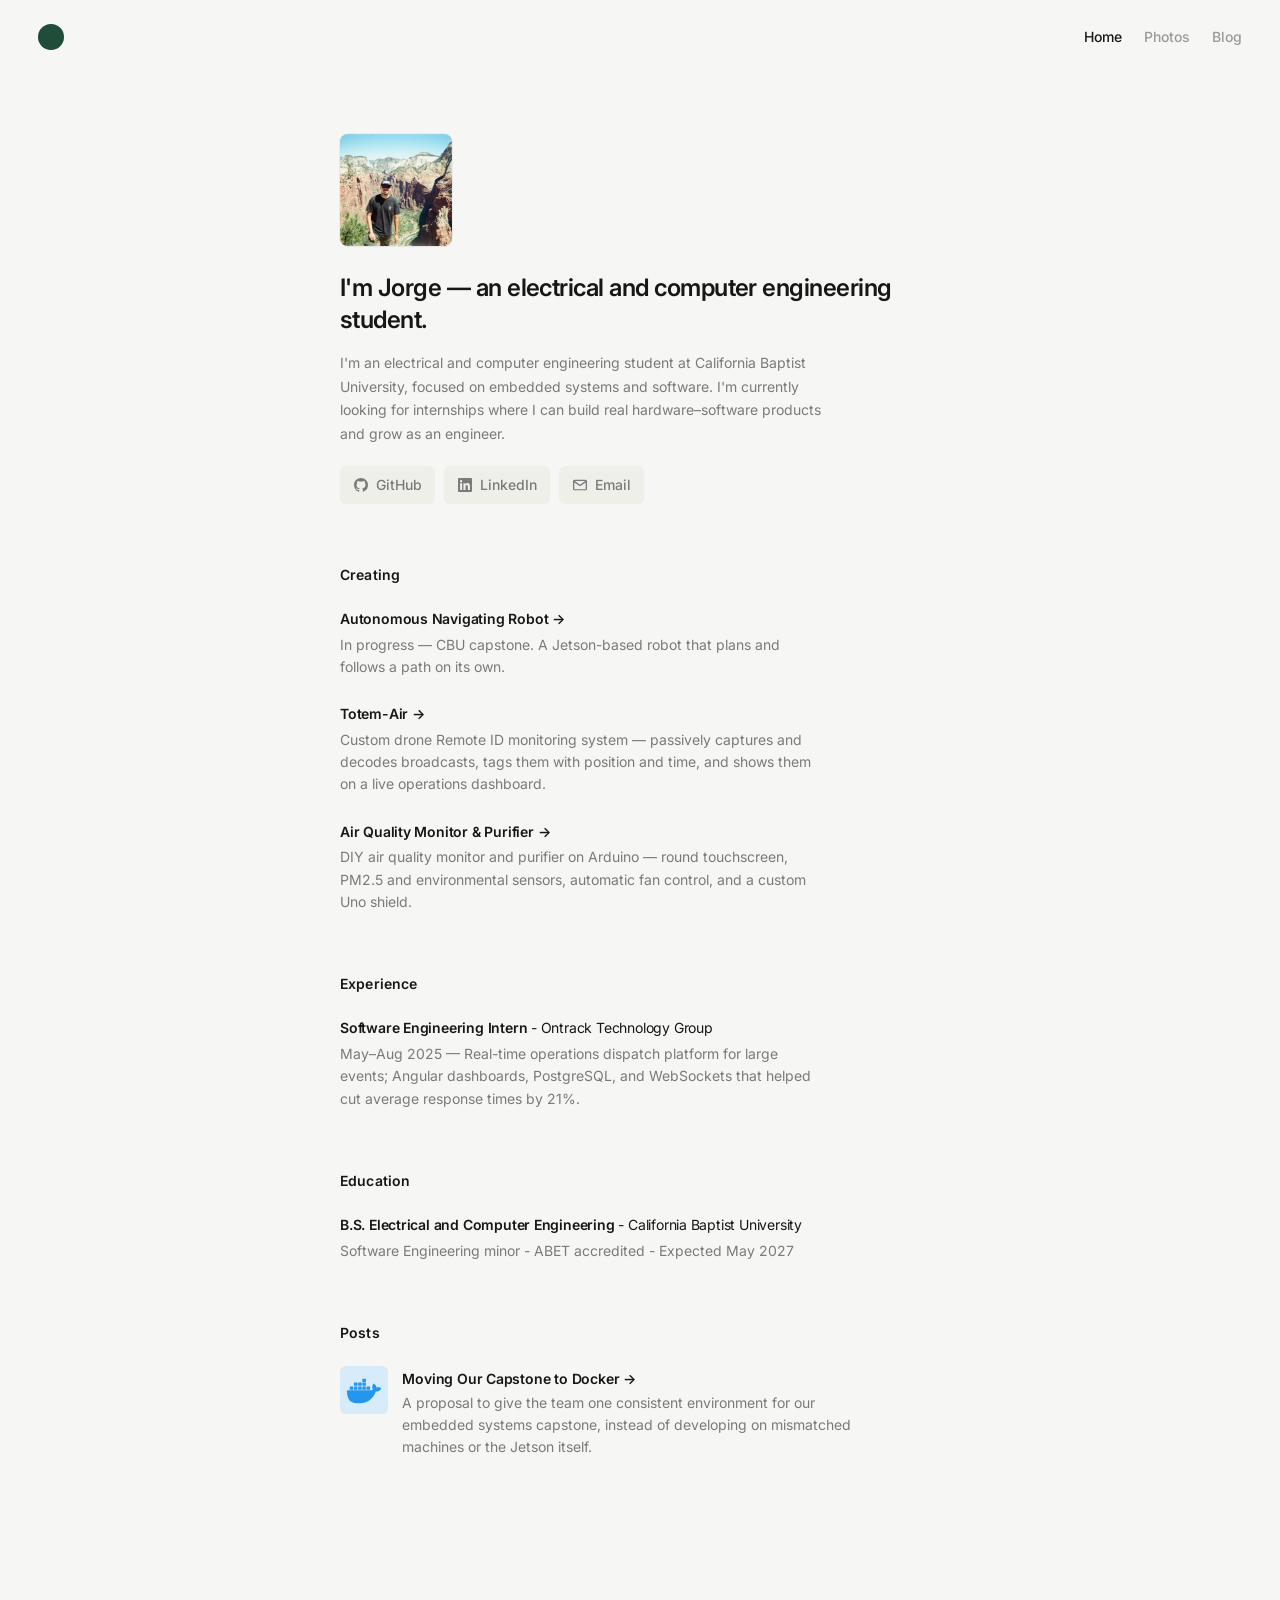
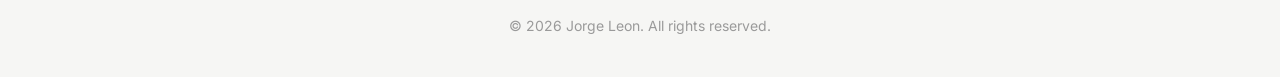
<file: index.html>
<!DOCTYPE html>
<html lang="en">
  <head>
    <meta charset="UTF-8" />
    <meta name="viewport" content="width=device-width, initial-scale=1.0" />
    <title>Jorge Leon</title>
    <meta
      name="description"
      content="Jorge Leon — electrical and computer engineering student at California Baptist University, focused on embedded systems and software."
    />
    <link rel="icon" href="assets/favicon.svg" type="image/svg+xml" />
    <link rel="preconnect" href="https://fonts.googleapis.com" />
    <link rel="preconnect" href="https://fonts.gstatic.com" crossorigin />
    <link
      href="https://fonts.googleapis.com/css2?family=Inter:wght@400;500;600&display=swap"
      rel="stylesheet"
    />
    <link rel="stylesheet" href="styles.css?v=3" />
  </head>
  <body>
    <a class="skip-link" href="#main">Skip to content</a>

    <header class="site-header">
      <nav class="nav" aria-label="Primary">
        <a class="nav-logo" href="/" aria-label="Home">
          <span class="logo-mark" aria-hidden="true"></span>
        </a>
        <ul class="nav-links">
          <li><a href="/" aria-current="page">Home</a></li>
          <li><a href="/photos">Photos</a></li>
          <li><a href="/blog">Blog</a></li>
        </ul>
      </nav>
    </header>

    <main id="main" class="page">
      <section class="hero" id="work">
        <button
          type="button"
          class="avatar-button"
          aria-haspopup="dialog"
          aria-controls="avatar-lightbox"
          aria-label="View larger photo of Jorge Leon"
        >
          <img
            class="avatar"
            src="assets/photos/zion-09.jpg"
            alt="Jorge Leon"
            width="112"
            height="112"
          />
        </button>
        <h1 class="hero-title">
          I'm Jorge — an electrical and computer engineering student.
        </h1>
        <p class="hero-bio">
          I'm an electrical and computer engineering student at California
          Baptist University, focused on embedded systems and software. I'm
          currently looking for internships where I can build real
          hardware–software products and grow as an engineer.
        </p>
        <div class="hero-actions" id="contact">
          <!-- Hidden for now — restore when resume is ready:
          <a class="resume-button" href="assets/Jorge%20Leon%20Resume.pdf" target="_blank" rel="noopener noreferrer">View resume</a>
          -->
          <a
            class="social-pill"
            href="https://github.com/leonjorge010"
            target="_blank"
            rel="noopener noreferrer"
            aria-label="GitHub"
          >
            <svg
              class="social-icon"
              width="14"
              height="14"
              viewBox="0 0 16 16"
              aria-hidden="true"
              focusable="false"
            >
              <path
                fill="currentColor"
                d="M8 0C3.58 0 0 3.58 0 8c0 3.54 2.29 6.53 5.47 7.59.4.07.55-.17.55-.38 0-.19-.01-.82-.01-1.49-2.01.37-2.53-.49-2.69-.94-.09-.23-.48-.94-.82-1.13-.28-.15-.68-.52-.01-.53.63-.01 1.08.58 1.23.82.72 1.21 1.87.87 2.33.66.07-.52.28-.87.51-1.07-1.78-.2-3.64-.89-3.64-3.95 0-.87.31-1.59.82-2.15-.08-.2-.36-1.02.08-2.12 0 0 .67-.21 2.2.82.64-.18 1.32-.27 2-.27s1.36.09 2 .27c1.53-1.04 2.2-.82 2.2-.82.44 1.1.16 1.92.08 2.12.51.56.82 1.27.82 2.15 0 3.07-1.87 3.75-3.65 3.95.29.25.54.73.54 1.48 0 1.07-.01 1.93-.01 2.2 0 .21.15.46.55.38A8.01 8.01 0 0 0 16 8c0-4.42-3.58-8-8-8"
              />
            </svg>
            <span>GitHub</span>
          </a>
          <a
            class="social-pill"
            href="https://www.linkedin.com/in/jorge-leon-duran/"
            target="_blank"
            rel="noopener noreferrer"
            aria-label="LinkedIn"
          >
            <svg
              class="social-icon"
              width="14"
              height="14"
              viewBox="0 0 16 16"
              aria-hidden="true"
              focusable="false"
            >
              <path
                fill="currentColor"
                d="M14.82 0H1.18A1.18 1.18 0 0 0 0 1.18v13.64A1.18 1.18 0 0 0 1.18 16h13.64A1.18 1.18 0 0 0 16 14.82V1.18A1.18 1.18 0 0 0 14.82 0M4.74 13.63H2.37V6h2.37zm-1.18-8.66a1.37 1.37 0 1 1 1.37-1.37 1.37 1.37 0 0 1-1.37 1.37m10.07 8.66h-2.37V9.92c0-.88-.02-2.02-1.23-2.02s-1.42.96-1.42 1.95v3.78H6.24V6h2.27v1.04h.03a2.49 2.49 0 0 1 2.24-1.23c2.4 0 2.84 1.58 2.84 3.63z"
              />
            </svg>
            <span>LinkedIn</span>
          </a>
          <a
            class="social-pill"
            href="mailto:leonjorge010@gmail.com"
            aria-label="Email"
          >
            <svg
              class="social-icon"
              width="14"
              height="14"
              viewBox="0 0 16 16"
              aria-hidden="true"
              focusable="false"
            >
              <path
                fill="currentColor"
                d="M1.75 2A1.75 1.75 0 0 0 0 3.75v8.5C0 13.22.78 14 1.75 14h12.5c.97 0 1.75-.78 1.75-1.75v-8.5A1.75 1.75 0 0 0 14.25 2zm.22 1.5h12.06L8 7.81zM14.5 5.06V12.5a.25.25 0 0 1-.25.25H1.75a.25.25 0 0 1-.25-.25V5.06L7.5 9.19a.75.75 0 0 0 .94 0z"
              />
            </svg>
            <span>Email</span>
          </a>
        </div>
      </section>

      <section class="section" aria-labelledby="creating-label">
        <p id="creating-label" class="section-label">Creating</p>
        <ul class="link-list">
          <li>
            <a class="link-item" href="/projects/autonomous-navigating-robot">
              <span class="link-title"
                >Autonomous Navigating Robot
                <span aria-hidden="true">→</span></span
              >
              <span class="link-desc"
                >In progress — CBU capstone. A Jetson-based robot that plans
                and follows a path on its own.</span
              >
            </a>
          </li>
          <li>
            <a class="link-item" href="/projects/totem-air">
              <span class="link-title"
                >Totem-Air <span aria-hidden="true">→</span></span
              >
              <span class="link-desc"
                >Custom drone Remote ID monitoring system — passively captures
                and decodes broadcasts, tags them with position and time, and
                shows them on a live operations dashboard.</span
              >
            </a>
          </li>
          <li>
            <a class="link-item" href="/projects/air-quality-monitor-purifier">
              <span class="link-title"
                >Air Quality Monitor &amp; Purifier
                <span aria-hidden="true">→</span></span
              >
              <span class="link-desc"
                >DIY air quality monitor and purifier on Arduino — round
                touchscreen, PM2.5 and environmental sensors, automatic fan
                control, and a custom Uno shield.</span
              >
            </a>
          </li>
        </ul>
      </section>

      <section class="section" aria-labelledby="experience-label">
        <p id="experience-label" class="section-label">Experience</p>
        <ul class="link-list">
          <li>
            <div class="link-item link-item--static">
              <span class="link-title"
                >Software Engineering Intern
                <span class="link-org">- Ontrack Technology Group</span></span
              >
              <span class="link-desc"
                >May–Aug 2025 — Real-time operations dispatch platform for
                large events; Angular dashboards, PostgreSQL, and WebSockets
                that helped cut average response times by 21%.</span
              >
            </div>
          </li>
          <!-- Hidden for now — restore these experience items later:
          <li>
            <div class="link-item link-item--static">
              <span class="link-title"
                >Electronics Subsystem
                <span class="link-org"
                  >- CalBaptist Racing (Formula SAE EV)</span
                ></span
              >
              <span class="link-desc"
                >Sep 2023–May 2024 — PCB design in Altium, wiring harnesses, and
                vehicle electrical assembly for the Formula SAE EV team.</span
              >
            </div>
          </li>
          <li>
            <div class="link-item link-item--static">
              <span class="link-title"
                >Logistics Analyst
                <span class="link-org">- FedEx Freight</span></span
              >
              <span class="link-desc"
                >Feb 2025–Present — Analyze transportation data and logistics
                metrics to improve freight routing and find cost-reduction
                opportunities.</span
              >
            </div>
          </li>
          -->
        </ul>
      </section>

      <section class="section" aria-labelledby="education-label">
        <p id="education-label" class="section-label">Education</p>
        <ul class="link-list">
          <li>
            <div class="link-item link-item--static">
              <span class="link-title"
                >B.S. Electrical and Computer Engineering
                <span class="link-org"
                  >- California Baptist University</span
                ></span
              >
              <span class="link-desc"
                >Software Engineering minor - ABET accredited - Expected May
                2027</span
              >
            </div>
          </li>
        </ul>
      </section>

      <!--
        Posts are loaded from posts.json (newest first).
        To add a post:
          1. Create an HTML page in blog/ (copy blog/building-totem-air.html)
          2. Put a thumbnail in assets/posts/
          3. Add an object at the top of posts.json with title, teaser, url (e.g. /blog/my-post), image, date
          4. If it belongs to a project, set "project" to that page slug (e.g. autonomous-navigating-robot)
      -->
      <section class="section" id="posts" aria-labelledby="posts-label">
        <p id="posts-label" class="section-label">Posts</p>
        <ul class="post-list" id="post-list">
          <li class="post-list-status muted">Loading posts…</li>
        </ul>
      </section>

    </main>

    <p class="copyright">© 2026 Jorge Leon. All rights reserved.</p>

    <dialog class="lightbox" id="avatar-lightbox" aria-label="Photo of Jorge Leon">
      <button type="button" class="lightbox-close" aria-label="Close photo">
        <span aria-hidden="true">×</span>
      </button>
      <img
        class="lightbox-image"
        src="assets/photos/zion-09.jpg"
        alt="Jorge Leon"
        width="720"
        height="720"
      />
    </dialog>

    <script>
      const lightbox = document.getElementById("avatar-lightbox");
      const openButton = document.querySelector(".avatar-button");
      const closeButton = lightbox?.querySelector(".lightbox-close");

      openButton?.addEventListener("click", () => {
        lightbox.showModal();
      });

      closeButton?.addEventListener("click", () => {
        lightbox.close();
      });

      lightbox?.addEventListener("click", (event) => {
        if (event.target === lightbox) {
          lightbox.close();
        }
      });

      async function renderPosts() {
        const list = document.getElementById("post-list");
        if (!list) return;

        try {
          const response = await fetch("posts.json", { cache: "no-store" });
          if (!response.ok) throw new Error("Could not load posts.json");

          const posts = await response.json();
          list.innerHTML = "";

          if (!Array.isArray(posts) || posts.length === 0) {
            list.innerHTML =
              '<li class="post-list-status muted">No posts yet.</li>';
            return;
          }

          const sorted = [...posts]
            .sort((a, b) =>
              String(b.date || "").localeCompare(String(a.date || ""))
            )
            .slice(0, 3);

          for (const post of sorted) {
            const item = document.createElement("li");
            const link = document.createElement("a");
            link.className = "post-item";
            link.href = postHref(post.url);

            if (post.url && post.url.startsWith("http")) {
              link.target = "_blank";
              link.rel = "noopener noreferrer";
            }

            const image = document.createElement("img");
            image.className = "post-thumb";
            image.src = post.image || "assets/posts/example.svg";
            image.alt = "";
            image.width = 48;
            image.height = 48;

            const copy = document.createElement("span");
            copy.className = "post-copy";
            copy.innerHTML = `
              <span class="link-title">${escapeHtml(post.title || "Untitled")} <span aria-hidden="true">→</span></span>
              ${post.teaser ? `<span class="link-desc">${escapeHtml(post.teaser)}</span>` : ""}
            `;

            link.append(image, copy);
            item.append(link);
            list.append(item);
          }
        } catch (error) {
          list.innerHTML =
            '<li class="post-list-status muted">Could not load posts. Check posts.json.</li>';
          console.error(error);
        }
      }

      function postHref(url) {
        if (!url) return "#";
        if (/^https?:\/\//i.test(url)) return url;
        return url.startsWith("/") ? url : `/${url}`;
      }

      function escapeHtml(value) {
        return String(value)
          .replaceAll("&", "&amp;")
          .replaceAll("<", "&lt;")
          .replaceAll(">", "&gt;")
          .replaceAll('"', "&quot;");
      }

      renderPosts();
    </script>
  </body>
</html>
</file>
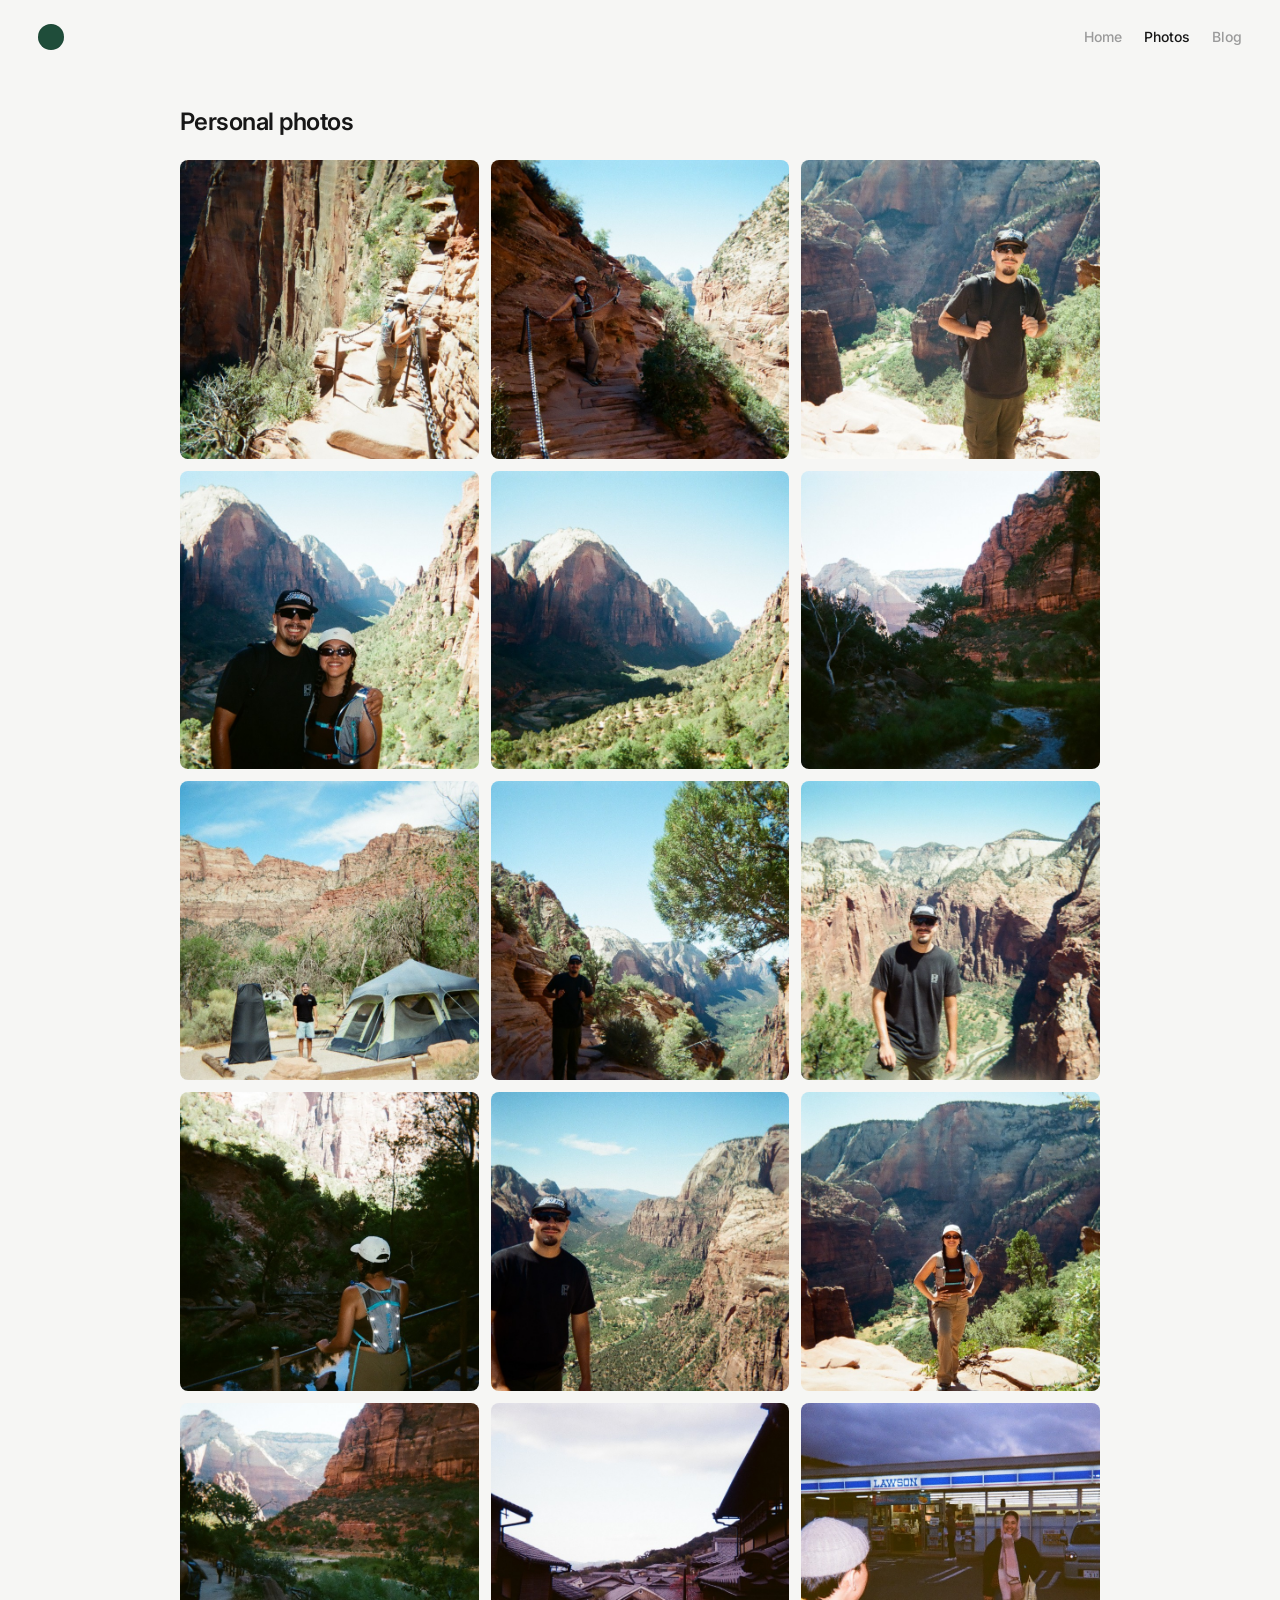
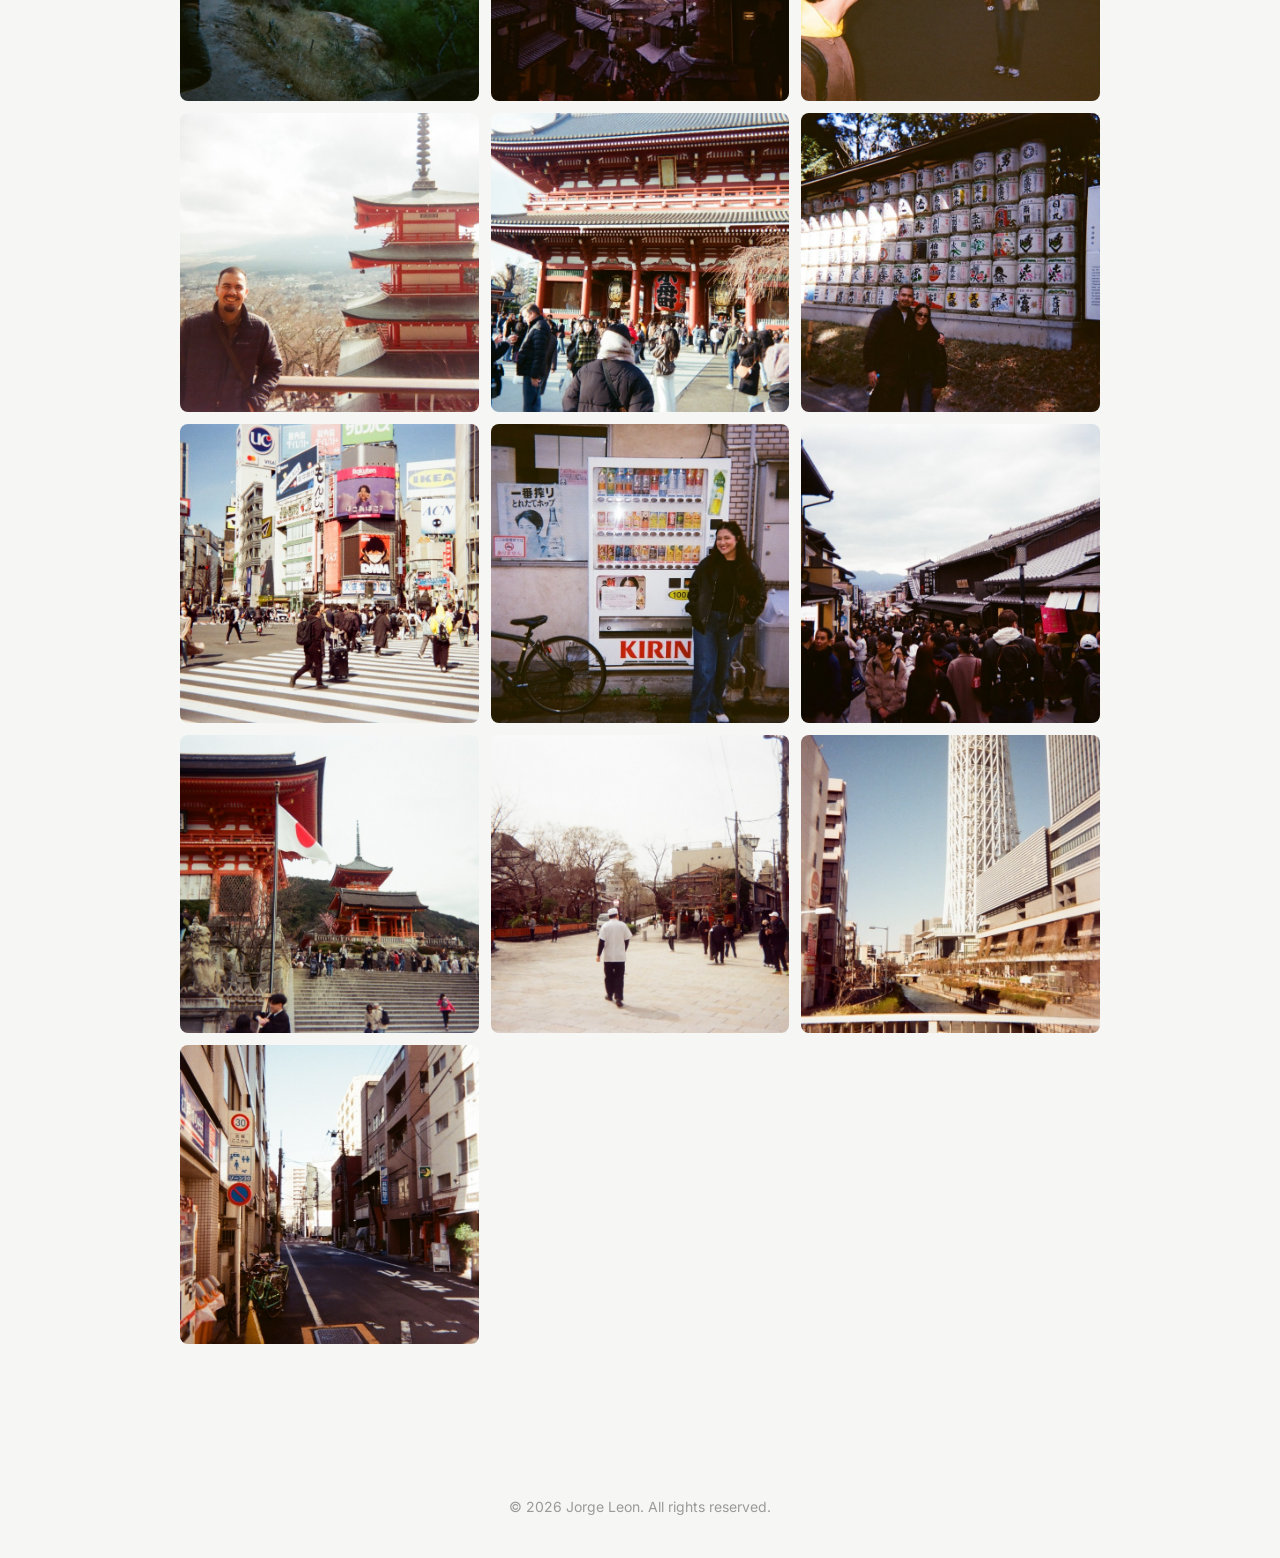
<file: photos.html>
<!DOCTYPE html>
<html lang="en">
  <head>
    <meta charset="UTF-8" />
    <meta name="viewport" content="width=device-width, initial-scale=1.0" />
    <title>Jorge Leon</title>
    <meta
      name="description"
      content="Travel and project photos from Jorge Leon."
    />
    <link rel="icon" href="assets/favicon.svg" type="image/svg+xml" />
    <link rel="preconnect" href="https://fonts.googleapis.com" />
    <link rel="preconnect" href="https://fonts.gstatic.com" crossorigin />
    <link
      href="https://fonts.googleapis.com/css2?family=Inter:wght@400;500;600&display=swap"
      rel="stylesheet"
    />
    <link rel="stylesheet" href="styles.css" />
  </head>
  <body>
    <a class="skip-link" href="#main">Skip to content</a>

    <header class="site-header">
      <nav class="nav" aria-label="Primary">
        <a class="nav-logo" href="/" aria-label="Home">
          <span class="logo-mark" aria-hidden="true"></span>
        </a>
        <ul class="nav-links">
          <li><a href="/">Home</a></li>
          <li><a href="/photos" aria-current="page">Photos</a></li>
          <li><a href="/blog">Blog</a></li>
        </ul>
      </nav>
    </header>

    <main id="main" class="page page--photos">
      <section class="photos-intro">
        <h1 class="hero-title photos-heading">Personal photos</h1>
      </section>

      <!--
        Photos are loaded from photos.json.
        To add a photo:
          1. Put an image in assets/photos/ (jpg, png, or webp)
          2. Add a new object in photos.json with src and alt
      -->
      <div class="photo-grid" id="photo-grid" aria-label="Photo gallery">
        <p class="muted">Loading photos…</p>
      </div>
    </main>

    <p class="copyright">© 2026 Jorge Leon. All rights reserved.</p>

    <script>
      async function renderPhotos() {
        const grid = document.getElementById("photo-grid");
        if (!grid) return;

        try {
          const response = await fetch("photos.json", { cache: "no-store" });
          if (!response.ok) throw new Error("Could not load photos.json");

          const photos = await response.json();
          grid.innerHTML = "";

          if (!Array.isArray(photos) || photos.length === 0) {
            grid.innerHTML = '<p class="muted">No photos yet.</p>';
            return;
          }

          for (const photo of photos) {
            const cell = document.createElement("div");
            cell.className = "photo-cell";

            const image = document.createElement("img");
            image.src = photo.src;
            image.alt = photo.alt || "";
            image.loading = "lazy";

            cell.append(image);
            grid.append(cell);
          }
        } catch (error) {
          grid.innerHTML =
            '<p class="muted">Could not load photos. Check photos.json.</p>';
          console.error(error);
        }
      }

      renderPhotos();
    </script>
  </body>
</html>
</file>
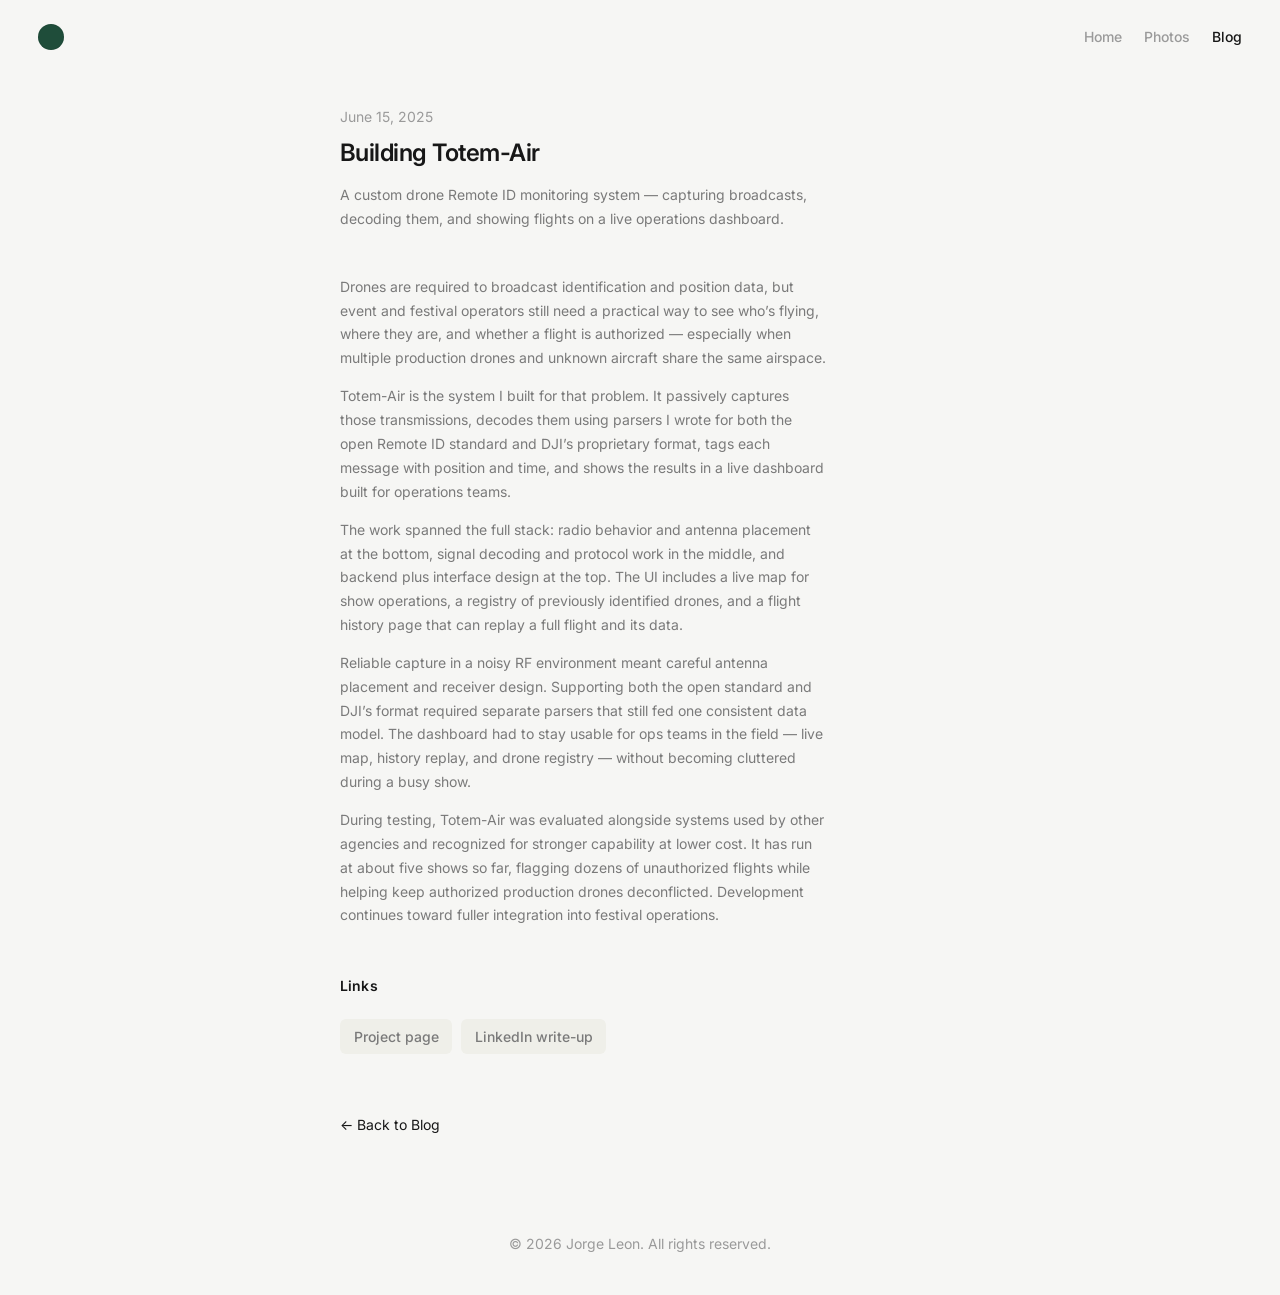
<file: blog/building-totem-air.html>
<!DOCTYPE html>
<html lang="en">
  <head>
    <meta charset="UTF-8" />
    <meta name="viewport" content="width=device-width, initial-scale=1.0" />
    <title>Jorge Leon</title>
    <meta
      name="description"
      content="Building Totem-Air — a custom drone Remote ID monitoring system by Jorge Leon."
    />
    <link rel="icon" href="../assets/favicon.svg" type="image/svg+xml" />
    <link rel="preconnect" href="https://fonts.googleapis.com" />
    <link rel="preconnect" href="https://fonts.gstatic.com" crossorigin />
    <link
      href="https://fonts.googleapis.com/css2?family=Inter:wght@400;500;600&display=swap"
      rel="stylesheet"
    />
    <link rel="stylesheet" href="../styles.css" />
  </head>
  <body>
    <a class="skip-link" href="#main">Skip to content</a>

    <header class="site-header">
      <nav class="nav" aria-label="Primary">
        <a class="nav-logo" href="/" aria-label="Home">
          <span class="logo-mark" aria-hidden="true"></span>
        </a>
        <ul class="nav-links">
          <li><a href="/">Home</a></li>
          <li><a href="/photos">Photos</a></li>
          <li><a href="/blog" aria-current="page">Blog</a></li>
        </ul>
      </nav>
    </header>

    <main id="main" class="page page--blog">
      <article>
        <header class="project-header">
          <p class="post-date">June 15, 2025</p>
          <h1 class="project-title">Building Totem-Air</h1>
          <p class="hero-bio">
            A custom drone Remote ID monitoring system — capturing broadcasts,
            decoding them, and showing flights on a live operations dashboard.
          </p>
        </header>

        <div class="project-prose blog-prose">
          <p>
            Drones are required to broadcast identification and position data,
            but event and festival operators still need a practical way to see
            who’s flying, where they are, and whether a flight is authorized —
            especially when multiple production drones and unknown aircraft
            share the same airspace.
          </p>
          <p>
            Totem-Air is the system I built for that problem. It passively
            captures those transmissions, decodes them using parsers I wrote for
            both the open Remote ID standard and DJI’s proprietary format, tags
            each message with position and time, and shows the results in a live
            dashboard built for operations teams.
          </p>
          <p>
            The work spanned the full stack: radio behavior and antenna
            placement at the bottom, signal decoding and protocol work in the
            middle, and backend plus interface design at the top. The UI
            includes a live map for show operations, a registry of previously
            identified drones, and a flight history page that can replay a full
            flight and its data.
          </p>
          <p>
            Reliable capture in a noisy RF environment meant careful antenna
            placement and receiver design. Supporting both the open standard and
            DJI’s format required separate parsers that still fed one consistent
            data model. The dashboard had to stay usable for ops teams in the
            field — live map, history replay, and drone registry — without
            becoming cluttered during a busy show.
          </p>
          <p>
            During testing, Totem-Air was evaluated alongside systems used by
            other agencies and recognized for stronger capability at lower cost.
            It has run at about five shows so far, flagging dozens of
            unauthorized flights while helping keep authorized production drones
            deconflicted. Development continues toward fuller integration into
            festival operations.
          </p>
        </div>

        <section class="section" aria-labelledby="links-label">
          <p id="links-label" class="section-label">Links</p>
          <ul class="social-list">
            <li>
              <a class="social-pill" href="/projects/totem-air"
                >Project page</a
              >
            </li>
            <li>
              <a
                class="social-pill"
                href="https://www.linkedin.com/feed/update/urn:li:activity:7492672684862894080/"
                target="_blank"
                rel="noopener noreferrer"
                >LinkedIn write-up</a
              >
            </li>
          </ul>
        </section>
      </article>

      <p class="project-back project-back--bottom">
        <a class="text-link" href="/blog">← Back to Blog</a>
      </p>
    </main>

    <p class="copyright">© 2026 Jorge Leon. All rights reserved.</p>
  </body>
</html>
</file>
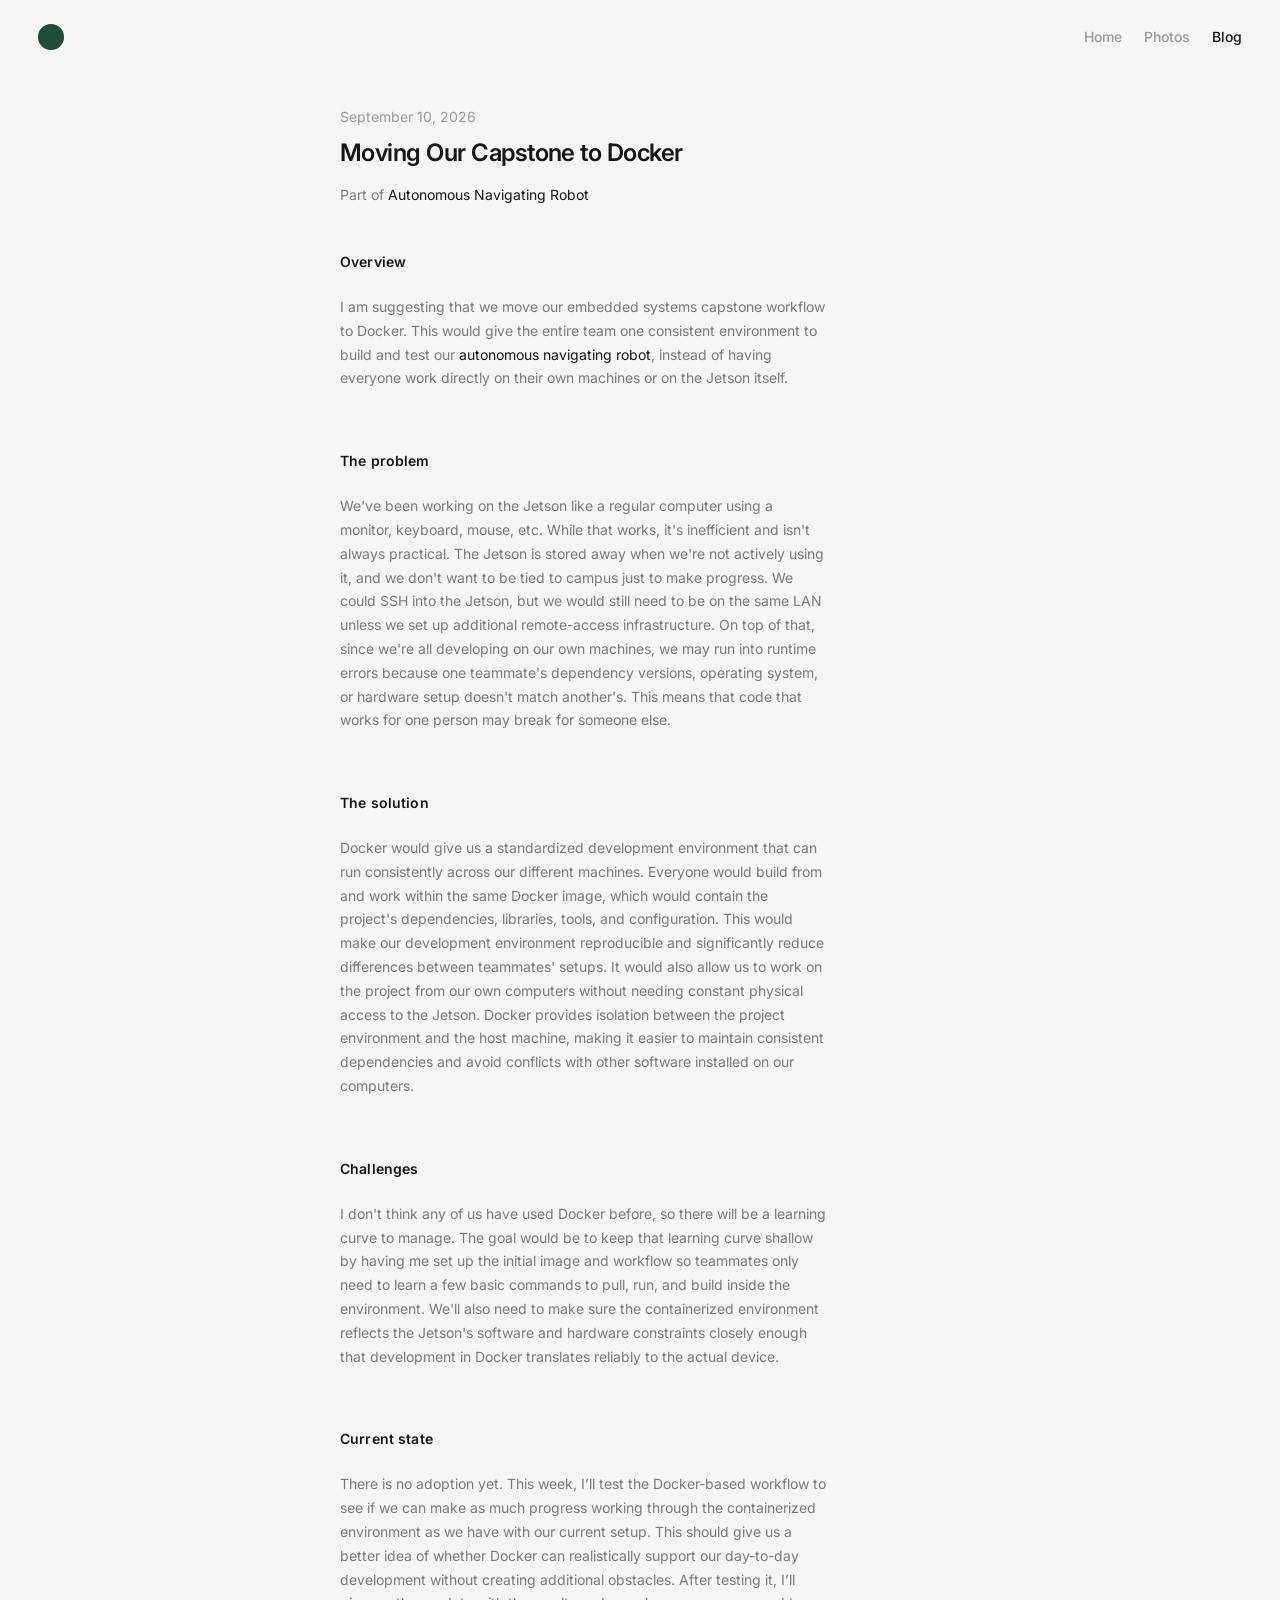
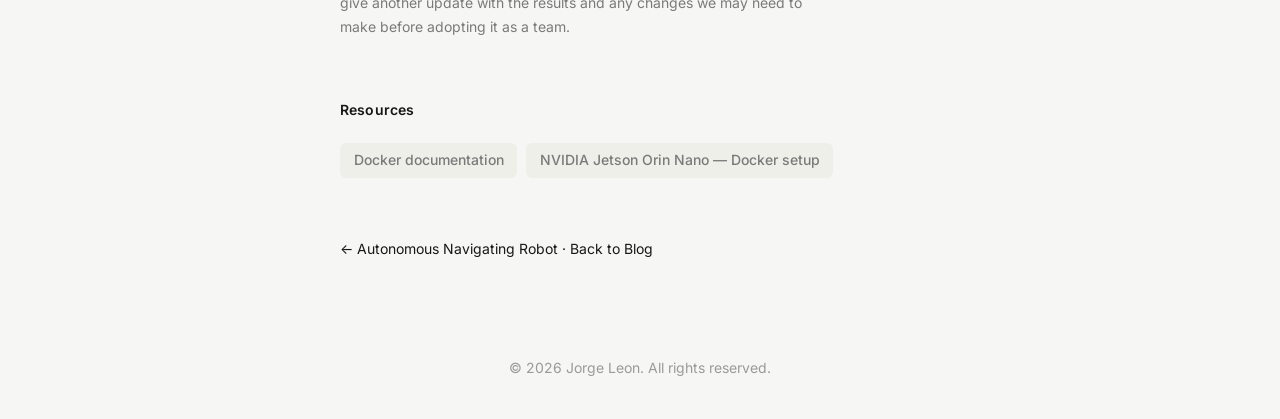
<file: blog/moving-capstone-to-docker.html>
<!DOCTYPE html>
<html lang="en">
  <head>
    <meta charset="UTF-8" />
    <meta name="viewport" content="width=device-width, initial-scale=1.0" />
    <title>Jorge Leon</title>
    <meta
      name="description"
      content="Moving Our Capstone to Docker — a consistent environment for the embedded systems team, by Jorge Leon."
    />
    <link rel="icon" href="../assets/favicon.svg" type="image/svg+xml" />
    <link rel="preconnect" href="https://fonts.googleapis.com" />
    <link rel="preconnect" href="https://fonts.gstatic.com" crossorigin />
    <link
      href="https://fonts.googleapis.com/css2?family=Inter:wght@400;500;600&display=swap"
      rel="stylesheet"
    />
    <link rel="stylesheet" href="../styles.css" />
  </head>
  <body>
    <a class="skip-link" href="#main">Skip to content</a>

    <header class="site-header">
      <nav class="nav" aria-label="Primary">
        <a class="nav-logo" href="/" aria-label="Home">
          <span class="logo-mark" aria-hidden="true"></span>
        </a>
        <ul class="nav-links">
          <li><a href="/">Home</a></li>
          <li><a href="/photos">Photos</a></li>
          <li><a href="/blog" aria-current="page">Blog</a></li>
        </ul>
      </nav>
    </header>

    <main id="main" class="page page--blog">
      <article>
        <header class="project-header">
          <p class="post-date">September 10, 2026</p>
          <h1 class="project-title">Moving Our Capstone to Docker</h1>
          <p class="hero-bio">
            Part of
            <a class="text-link" href="/projects/autonomous-navigating-robot"
              >Autonomous Navigating Robot</a
            >
          </p>
        </header>

        <section class="section" aria-labelledby="overview-label">
          <p id="overview-label" class="section-label">Overview</p>
          <div class="project-prose">
            <p>
              I am suggesting that we move our embedded systems capstone
              workflow to Docker. This would give the entire team one consistent
              environment to build and test our
              <a class="text-link" href="/projects/autonomous-navigating-robot">autonomous navigating robot</a>,
              instead of having everyone work directly on their own machines
              or on the Jetson itself.
            </p>
          </div>
        </section>

        <section class="section" aria-labelledby="problem-label">
          <p id="problem-label" class="section-label">The problem</p>
          <div class="project-prose">
            <p>
              We've been working on the Jetson like a regular computer using a
              monitor, keyboard, mouse, etc. While that works, it's inefficient
              and isn't always practical. The Jetson is stored away when we're
              not actively using it, and we don't want to be tied to campus just
              to make progress. We could SSH into the Jetson, but we would still
              need to be on the same LAN unless we set up additional
              remote-access infrastructure. On top of that, since we're all
              developing on our own machines, we may run into runtime errors
              because one teammate's dependency versions, operating system, or
              hardware setup doesn't match another's. This means that code that
              works for one person may break for someone else.
            </p>
          </div>
        </section>

        <section class="section" aria-labelledby="solution-label">
          <p id="solution-label" class="section-label">The solution</p>
          <div class="project-prose">
            <p>
              Docker would give us a standardized development environment that
              can run consistently across our different machines. Everyone would
              build from and work within the same Docker image, which would
              contain the project's dependencies, libraries, tools, and
              configuration. This would make our development environment
              reproducible and significantly reduce differences between
              teammates' setups. It would also allow us to work on the project
              from our own computers without needing constant physical access to
              the Jetson. Docker provides isolation between the project
              environment and the host machine, making it easier to maintain
              consistent dependencies and avoid conflicts with other software
              installed on our computers.
            </p>
          </div>
        </section>

        <section class="section" aria-labelledby="challenges-label">
          <p id="challenges-label" class="section-label">Challenges</p>
          <div class="project-prose">
            <p>
              I don't think any of us have used Docker before, so there will be
              a learning curve to manage. The goal would be to keep that
              learning curve shallow by having me set up the initial image and
              workflow so teammates only need to learn a few basic commands to
              pull, run, and build inside the environment. We'll also need to
              make sure the containerized environment reflects the Jetson's
              software and hardware constraints closely enough that development
              in Docker translates reliably to the actual device.
            </p>
          </div>
        </section>

        <section class="section" aria-labelledby="state-label">
          <p id="state-label" class="section-label">Current state</p>
          <div class="project-prose">
            <p>
              There is no adoption yet. This week, I’ll test the Docker-based
              workflow to see if we can make as much progress working through
              the containerized environment as we have with our current setup.
              This should give us a better idea of whether Docker can
              realistically support our day-to-day development without creating
              additional obstacles. After testing it, I’ll give another update
              with the results and any changes we may need to make before
              adopting it as a team.
            </p>
          </div>
        </section>

        <section class="section" aria-labelledby="links-label">
          <p id="links-label" class="section-label">Resources</p>
          <ul class="social-list">
            <li>
              <a
                class="social-pill"
                href="https://docs.docker.com/"
                target="_blank"
                rel="noopener noreferrer"
                >Docker documentation</a
              >
            </li>
            <li>
              <a
                class="social-pill"
                href="https://docs.nvidia.com/jetson/orin-nano-devkit/user-guide/latest/setup_docker.html"
                target="_blank"
                rel="noopener noreferrer"
                >NVIDIA Jetson Orin Nano — Docker setup</a
              >
            </li>
          </ul>
        </section>
      </article>

      <p class="project-back project-back--bottom">
        <a class="text-link" href="/projects/autonomous-navigating-robot"
          >← Autonomous Navigating Robot</a
        >
        <span aria-hidden="true"> · </span>
        <a class="text-link" href="/blog">Back to Blog</a>
      </p>
    </main>

    <p class="copyright">© 2026 Jorge Leon. All rights reserved.</p>
  </body>
</html>
</file>
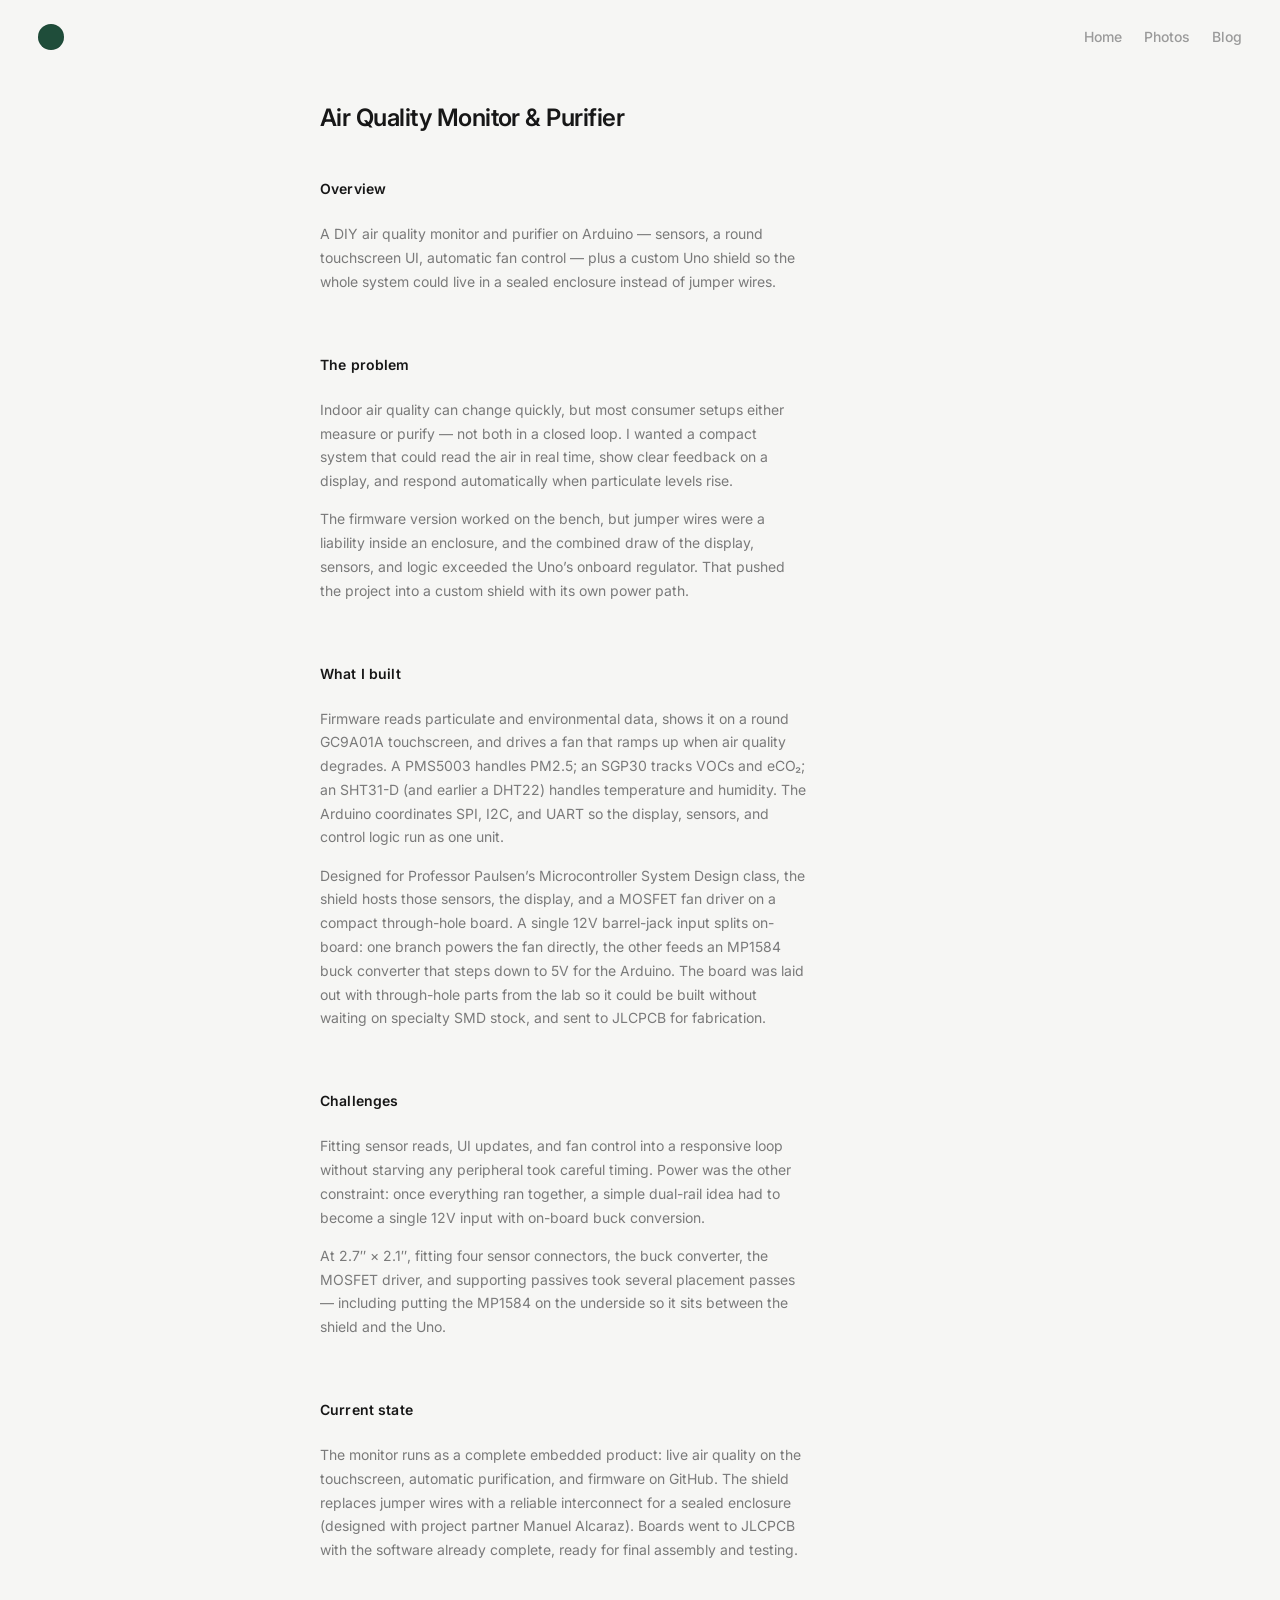
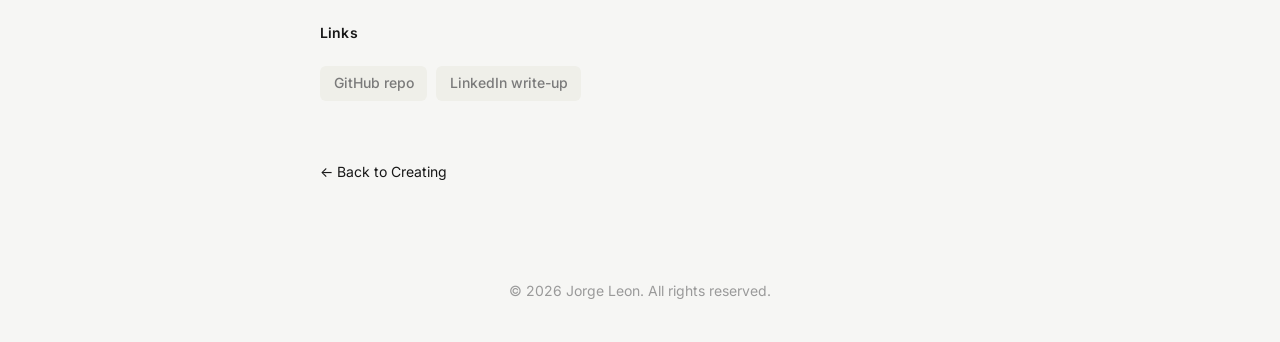
<file: projects/air-quality-monitor-purifier.html>
<!DOCTYPE html>
<html lang="en">
  <head>
    <meta charset="UTF-8" />
    <meta name="viewport" content="width=device-width, initial-scale=1.0" />
    <title>Jorge Leon</title>
    <meta
      name="description"
      content="Air Quality Monitor & Purifier — an Arduino air quality monitor, purifier, and custom Uno shield by Jorge Leon."
    />
    <link rel="icon" href="../assets/favicon.svg" type="image/svg+xml" />
    <link rel="preconnect" href="https://fonts.googleapis.com" />
    <link rel="preconnect" href="https://fonts.gstatic.com" crossorigin />
    <link
      href="https://fonts.googleapis.com/css2?family=Inter:wght@400;500;600&display=swap"
      rel="stylesheet"
    />
    <link rel="stylesheet" href="../styles.css" />
  </head>
  <body>
    <a class="skip-link" href="#main">Skip to content</a>

    <header class="site-header">
      <nav class="nav" aria-label="Primary">
        <a class="nav-logo" href="/" aria-label="Home">
          <span class="logo-mark" aria-hidden="true"></span>
        </a>
        <ul class="nav-links">
          <li><a href="/">Home</a></li>
          <li><a href="/photos">Photos</a></li>
          <li><a href="/blog">Blog</a></li>
        </ul>
      </nav>
    </header>

    <main id="main" class="page page--project">
      <header class="project-header">
        <h1 class="project-title">Air Quality Monitor &amp; Purifier</h1>
      </header>

      <section class="section" aria-labelledby="overview-label">
        <p id="overview-label" class="section-label">Overview</p>
        <div class="project-prose">
          <p>
            A DIY air quality monitor and purifier on Arduino — sensors, a round
            touchscreen UI, automatic fan control — plus a custom Uno shield so
            the whole system could live in a sealed enclosure instead of jumper
            wires.
          </p>
        </div>
      </section>

      <section class="section" aria-labelledby="problem-label">
        <p id="problem-label" class="section-label">The problem</p>
        <div class="project-prose">
          <p>
            Indoor air quality can change quickly, but most consumer setups
            either measure or purify — not both in a closed loop. I wanted a
            compact system that could read the air in real time, show clear
            feedback on a display, and respond automatically when particulate
            levels rise.
          </p>
          <p>
            The firmware version worked on the bench, but jumper wires were a
            liability inside an enclosure, and the combined draw of the display,
            sensors, and logic exceeded the Uno’s onboard regulator. That pushed
            the project into a custom shield with its own power path.
          </p>
        </div>
      </section>

      <section class="section" aria-labelledby="built-label">
        <p id="built-label" class="section-label">What I built</p>
        <div class="project-prose">
          <p>
            Firmware reads particulate and environmental data, shows it on a
            round GC9A01A touchscreen, and drives a fan that ramps up when air
            quality degrades. A PMS5003 handles PM2.5; an SGP30 tracks VOCs and
            eCO₂; an SHT31-D (and earlier a DHT22) handles temperature and
            humidity. The Arduino coordinates SPI, I2C, and UART so the display,
            sensors, and control logic run as one unit.
          </p>
          <p>
            Designed for Professor Paulsen’s Microcontroller System Design
            class, the shield hosts those sensors, the display, and a MOSFET
            fan driver on a compact through-hole board. A single 12V barrel-jack
            input splits on-board: one branch powers the fan directly, the other
            feeds an MP1584 buck converter that steps down to 5V for the
            Arduino. The board was laid out with through-hole parts from the lab
            so it could be built without waiting on specialty SMD stock, and
            sent to JLCPCB for fabrication.
          </p>
        </div>
      </section>

      <section class="section" aria-labelledby="challenges-label">
        <p id="challenges-label" class="section-label">Challenges</p>
        <div class="project-prose">
          <p>
            Fitting sensor reads, UI updates, and fan control into a responsive
            loop without starving any peripheral took careful timing. Power was
            the other constraint: once everything ran together, a simple
            dual-rail idea had to become a single 12V input with on-board buck
            conversion.
          </p>
          <p>
            At 2.7″ × 2.1″, fitting four sensor connectors, the buck converter,
            the MOSFET driver, and supporting passives took several placement
            passes — including putting the MP1584 on the underside so it sits
            between the shield and the Uno.
          </p>
        </div>
      </section>

      <section class="section" aria-labelledby="state-label">
        <p id="state-label" class="section-label">Current state</p>
        <div class="project-prose">
          <p>
            The monitor runs as a complete embedded product: live air quality on
            the touchscreen, automatic purification, and firmware on GitHub. The
            shield replaces jumper wires with a reliable interconnect for a
            sealed enclosure (designed with project partner Manuel Alcaraz).
            Boards went to JLCPCB with the software already complete, ready for
            final assembly and testing.
          </p>
        </div>
      </section>

      <!-- Hidden for now — restore when adding real project photos:
      <section class="section" aria-labelledby="gallery-label">
        <p id="gallery-label" class="section-label">Photos</p>
        <div class="project-gallery">
          <div class="project-gallery-slot">
            <span>Assembled unit / enclosure</span>
          </div>
          <div class="project-gallery-slot">
            <span>Touchscreen UI</span>
          </div>
          <div class="project-gallery-slot">
            <span>PCB layout / fabricated board</span>
          </div>
          <div class="project-gallery-slot">
            <span>Shield on Uno</span>
          </div>
        </div>
        <p class="hero-bio project-gallery-note">
          Drop images into
          <code>assets/projects/air-quality-monitor-purifier/</code> and replace
          these slots when you’re ready.
        </p>
      </section>
      -->

      <section class="section" aria-labelledby="links-label">
        <p id="links-label" class="section-label">Links</p>
        <ul class="social-list">
          <li>
            <a
              class="social-pill"
              href="https://github.com/leonjorge010/Air-Purifier-Monitor-Project"
              target="_blank"
              rel="noopener noreferrer"
              >GitHub repo</a
            >
          </li>
          <li>
            <a
              class="social-pill"
              href="https://www.linkedin.com/feed/update/urn:li:activity:7446999117949485056/"
              target="_blank"
              rel="noopener noreferrer"
              >LinkedIn write-up</a
            >
          </li>
        </ul>
      </section>

      <p class="project-back project-back--bottom">
        <a class="text-link" href="/#creating-label"
          >← Back to Creating</a
        >
      </p>
    </main>

    <p class="copyright">© 2026 Jorge Leon. All rights reserved.</p>
  </body>
</html>
</file>
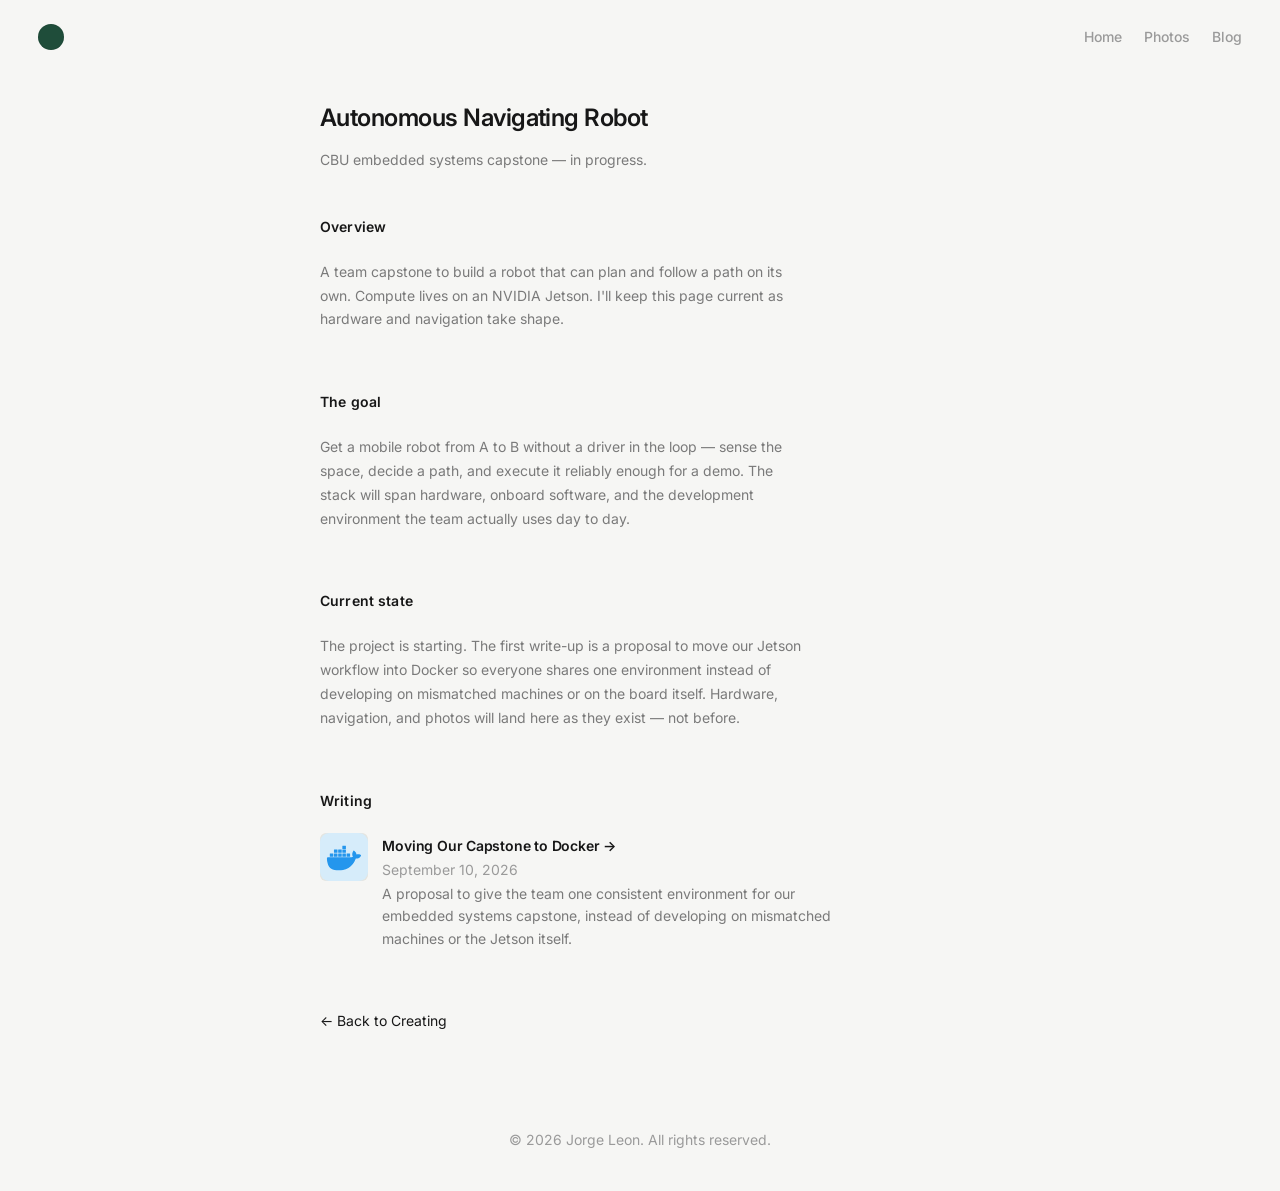
<file: projects/autonomous-navigating-robot.html>
<!DOCTYPE html>
<html lang="en">
  <head>
    <meta charset="UTF-8" />
    <meta name="viewport" content="width=device-width, initial-scale=1.0" />
    <title>Jorge Leon</title>
    <meta
      name="description"
      content="Autonomous Navigating Robot — a CBU embedded systems capstone by Jorge Leon."
    />
    <link rel="icon" href="../assets/favicon.svg" type="image/svg+xml" />
    <link rel="preconnect" href="https://fonts.googleapis.com" />
    <link rel="preconnect" href="https://fonts.gstatic.com" crossorigin />
    <link
      href="https://fonts.googleapis.com/css2?family=Inter:wght@400;500;600&display=swap"
      rel="stylesheet"
    />
    <link rel="stylesheet" href="../styles.css" />
  </head>
  <body>
    <a class="skip-link" href="#main">Skip to content</a>

    <header class="site-header">
      <nav class="nav" aria-label="Primary">
        <a class="nav-logo" href="/" aria-label="Home">
          <span class="logo-mark" aria-hidden="true"></span>
        </a>
        <ul class="nav-links">
          <li><a href="/">Home</a></li>
          <li><a href="/photos">Photos</a></li>
          <li><a href="/blog">Blog</a></li>
        </ul>
      </nav>
    </header>

    <main id="main" class="page page--project">
      <header class="project-header">
        <h1 class="project-title">Autonomous Navigating Robot</h1>
        <p class="hero-bio">CBU embedded systems capstone — in progress.</p>
      </header>

      <section class="section" aria-labelledby="overview-label">
        <p id="overview-label" class="section-label">Overview</p>
        <div class="project-prose">
          <p>
            A team capstone to build a robot that can plan and follow a path on
            its own. Compute lives on an NVIDIA Jetson. I'll keep this page
            current as hardware and navigation take shape.
          </p>
        </div>
      </section>

      <section class="section" aria-labelledby="goal-label">
        <p id="goal-label" class="section-label">The goal</p>
        <div class="project-prose">
          <p>
            Get a mobile robot from A to B without a driver in the loop — sense
            the space, decide a path, and execute it reliably enough for a
            demo. The stack will span hardware, onboard software, and the
            development environment the team actually uses day to day.
          </p>
        </div>
      </section>

      <section class="section" aria-labelledby="state-label">
        <p id="state-label" class="section-label">Current state</p>
        <div class="project-prose">
          <p>
            The project is starting. The first write-up is a proposal to move
            our Jetson workflow into Docker so everyone shares one environment
            instead of developing on mismatched machines or on the board
            itself. Hardware, navigation, and photos will land here as they
            exist — not before.
          </p>
        </div>
      </section>

      <!--
        Related posts load from ../posts.json where project is
        "autonomous-navigating-robot". Add a post the usual way, and include
        that project field so it shows up here automatically.
      -->
      <section class="section" aria-labelledby="writing-label">
        <p id="writing-label" class="section-label">Writing</p>
        <ul class="post-list" id="project-post-list">
          <li class="post-list-status muted">Loading posts…</li>
        </ul>
      </section>

      <p class="project-back project-back--bottom">
        <a class="text-link" href="/#creating-label">← Back to Creating</a>
      </p>
    </main>

    <p class="copyright">© 2026 Jorge Leon. All rights reserved.</p>

    <script>
      async function renderProjectPosts() {
        const list = document.getElementById("project-post-list");
        if (!list) return;

        try {
          const response = await fetch("../posts.json", { cache: "no-store" });
          if (!response.ok) throw new Error("Could not load posts.json");

          const posts = await response.json();
          const related = (Array.isArray(posts) ? posts : [])
            .filter((post) => post.project === "autonomous-navigating-robot")
            .sort((a, b) =>
              String(b.date || "").localeCompare(String(a.date || ""))
            );

          list.innerHTML = "";

          if (related.length === 0) {
            list.innerHTML =
              '<li class="post-list-status muted">No write-ups yet.</li>';
            return;
          }

          for (const post of related) {
            const item = document.createElement("li");
            const link = document.createElement("a");
            link.className = "post-item";

            link.href = postHref(post.url);

            if (post.url && post.url.startsWith("http")) {
              link.target = "_blank";
              link.rel = "noopener noreferrer";
              link.href = post.url;
            }

            const image = document.createElement("img");
            image.className = "post-thumb";
            image.src = post.image
              ? `../${post.image}`
              : "../assets/posts/example.svg";
            image.alt = "";
            image.width = 48;
            image.height = 48;

            const copy = document.createElement("span");
            copy.className = "post-copy";
            const dateLabel = formatDate(post.date);
            copy.innerHTML = `
              <span class="link-title">${escapeHtml(post.title || "Untitled")} <span aria-hidden="true">→</span></span>
              ${dateLabel ? `<span class="post-date">${escapeHtml(dateLabel)}</span>` : ""}
              ${post.teaser ? `<span class="link-desc">${escapeHtml(post.teaser)}</span>` : ""}
            `;

            link.append(image, copy);
            item.append(link);
            list.append(item);
          }
        } catch (error) {
          list.innerHTML =
            '<li class="post-list-status muted">Could not load posts. Check posts.json.</li>';
          console.error(error);
        }
      }

      function postHref(url) {
        if (!url) return "#";
        if (/^https?:\/\//i.test(url)) return url;
        return url.startsWith("/") ? url : `/${url}`;
      }

      function formatDate(value) {
        if (!value) return "";
        const date = new Date(`${value}T12:00:00`);
        if (Number.isNaN(date.getTime())) return value;
        return date.toLocaleDateString("en-US", {
          year: "numeric",
          month: "long",
          day: "numeric",
        });
      }

      function escapeHtml(value) {
        return String(value)
          .replaceAll("&", "&amp;")
          .replaceAll("<", "&lt;")
          .replaceAll(">", "&gt;")
          .replaceAll('"', "&quot;");
      }

      renderProjectPosts();
    </script>
  </body>
</html>
</file>
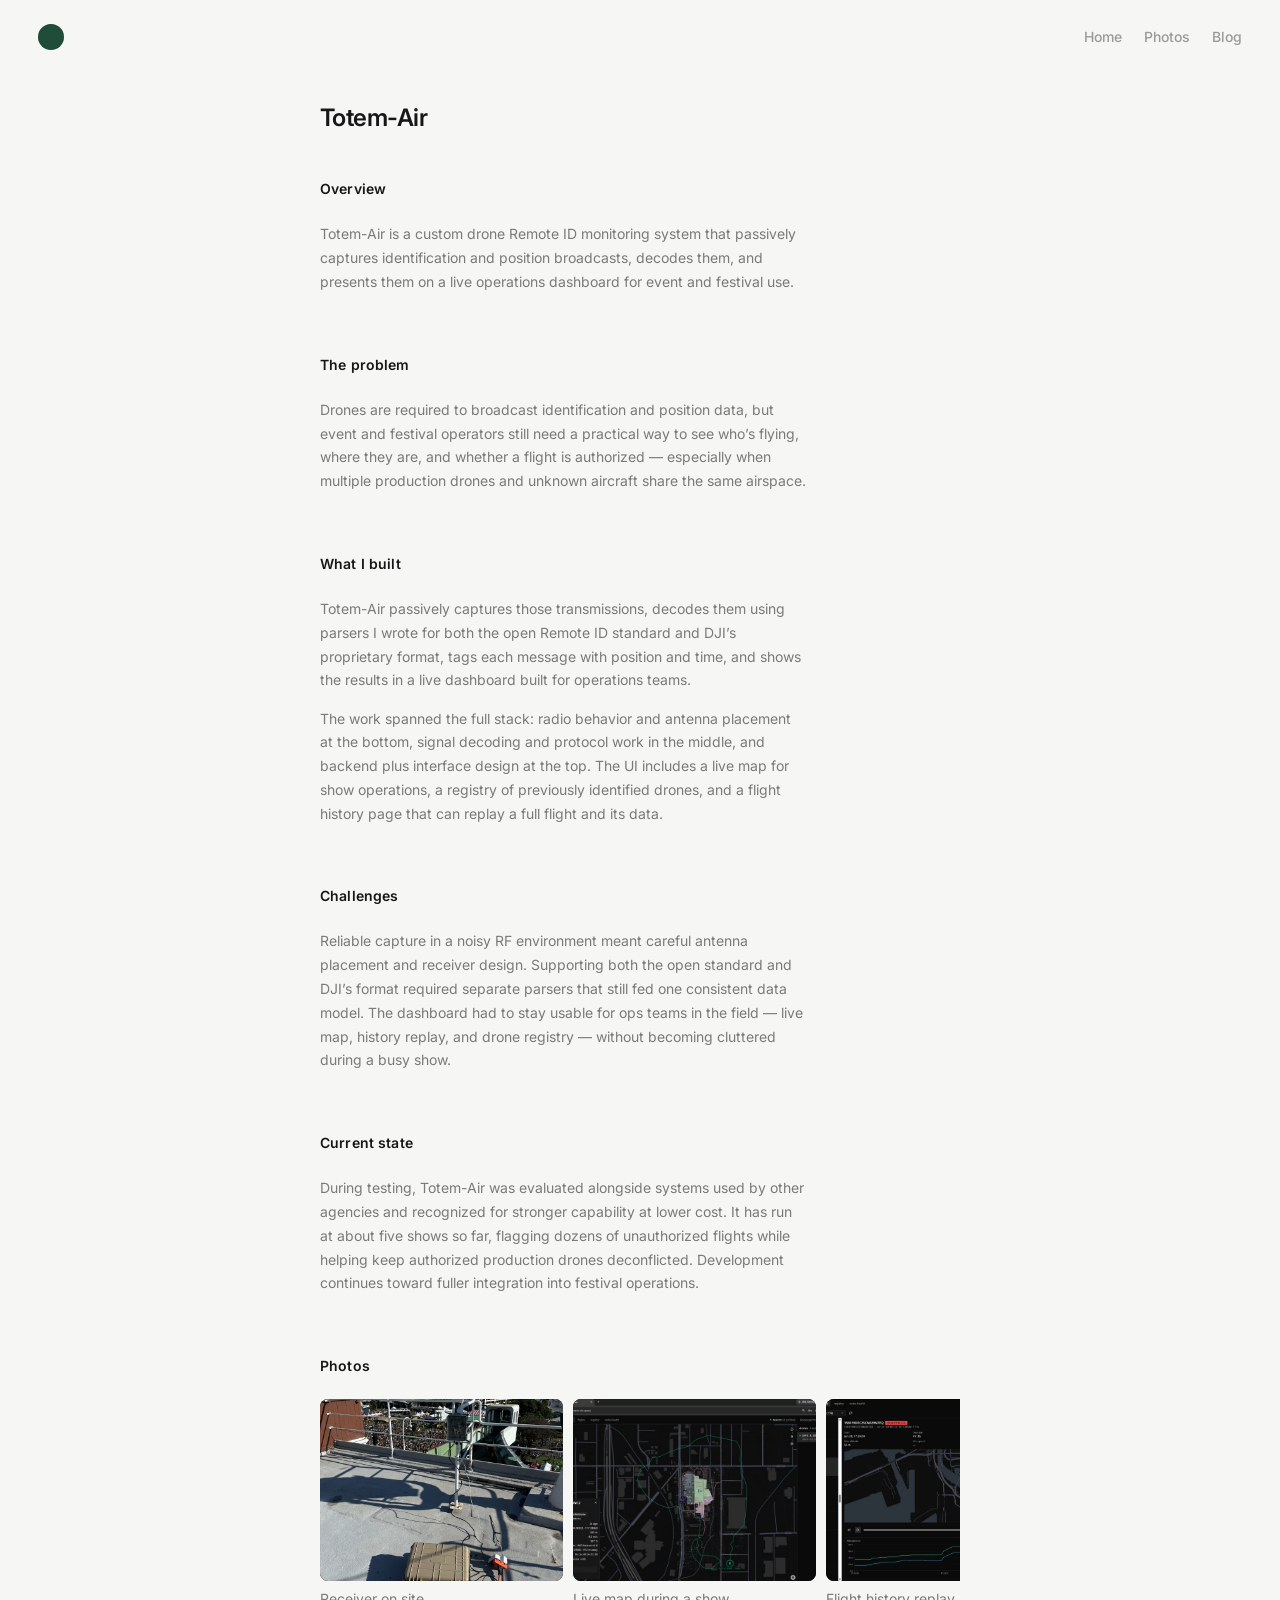
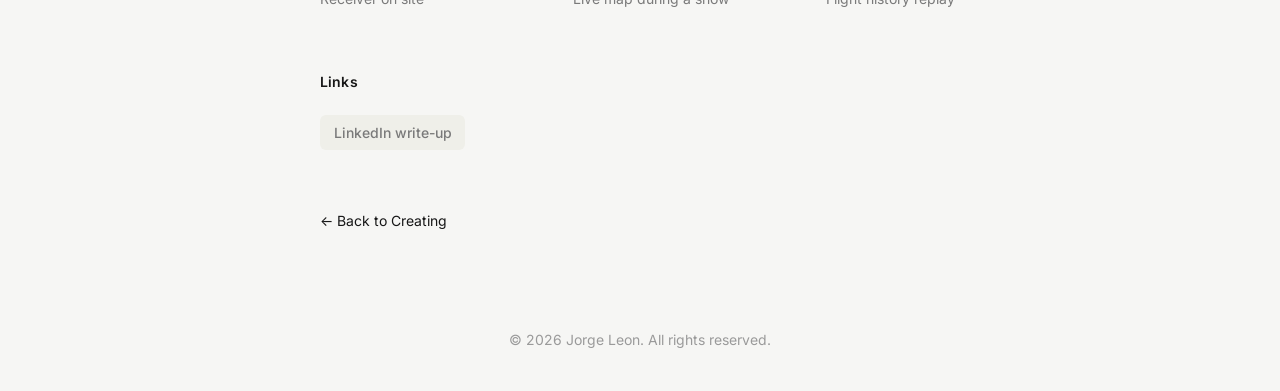
<file: projects/totem-air.html>
<!DOCTYPE html>
<html lang="en">
  <head>
    <meta charset="UTF-8" />
    <meta name="viewport" content="width=device-width, initial-scale=1.0" />
    <title>Jorge Leon</title>
    <meta
      name="description"
      content="Totem-Air — a custom drone Remote ID monitoring system by Jorge Leon."
    />
    <link rel="icon" href="../assets/favicon.svg" type="image/svg+xml" />
    <link rel="preconnect" href="https://fonts.googleapis.com" />
    <link rel="preconnect" href="https://fonts.gstatic.com" crossorigin />
    <link
      href="https://fonts.googleapis.com/css2?family=Inter:wght@400;500;600&display=swap"
      rel="stylesheet"
    />
    <link rel="stylesheet" href="../styles.css?v=6" />
  </head>
  <body>
    <a class="skip-link" href="#main">Skip to content</a>

    <header class="site-header">
      <nav class="nav" aria-label="Primary">
        <a class="nav-logo" href="/" aria-label="Home">
          <span class="logo-mark" aria-hidden="true"></span>
        </a>
        <ul class="nav-links">
          <li><a href="/">Home</a></li>
          <li><a href="/photos">Photos</a></li>
          <li><a href="/blog">Blog</a></li>
        </ul>
      </nav>
    </header>

    <main id="main" class="page page--project">
      <header class="project-header">
        <h1 class="project-title">Totem-Air</h1>
      </header>

      <section class="section" aria-labelledby="overview-label">
        <p id="overview-label" class="section-label">Overview</p>
        <div class="project-prose">
          <p>
            Totem-Air is a custom drone Remote ID monitoring system that
            passively captures identification and position broadcasts, decodes
            them, and presents them on a live operations dashboard for event and
            festival use.
          </p>
        </div>
      </section>

      <section class="section" aria-labelledby="problem-label">
        <p id="problem-label" class="section-label">The problem</p>
        <div class="project-prose">
          <p>
            Drones are required to broadcast identification and position data,
            but event and festival operators still need a practical way to see
            who’s flying, where they are, and whether a flight is authorized —
            especially when multiple production drones and unknown aircraft
            share the same airspace.
          </p>
        </div>
      </section>

      <section class="section" aria-labelledby="built-label">
        <p id="built-label" class="section-label">What I built</p>
        <div class="project-prose">
          <p>
            Totem-Air passively captures those transmissions, decodes them using
            parsers I wrote for both the open Remote ID standard and DJI’s
            proprietary format, tags each message with position and time, and
            shows the results in a live dashboard built for operations teams.
          </p>
          <p>
            The work spanned the full stack: radio behavior and antenna placement
            at the bottom, signal decoding and protocol work in the middle, and
            backend plus interface design at the top. The UI includes a live map
            for show operations, a registry of previously identified drones, and
            a flight history page that can replay a full flight and its data.
          </p>
        </div>
      </section>

      <section class="section" aria-labelledby="challenges-label">
        <p id="challenges-label" class="section-label">Challenges</p>
        <div class="project-prose">
          <p>
            Reliable capture in a noisy RF environment meant careful antenna
            placement and receiver design. Supporting both the open standard and
            DJI’s format required separate parsers that still fed one consistent
            data model. The dashboard had to stay usable for ops teams in the
            field — live map, history replay, and drone registry — without
            becoming cluttered during a busy show.
          </p>
        </div>
      </section>

      <section class="section" aria-labelledby="state-label">
        <p id="state-label" class="section-label">Current state</p>
        <div class="project-prose">
          <p>
            During testing, Totem-Air was evaluated alongside systems used by
            other agencies and recognized for stronger capability at lower cost.
            It has run at about five shows so far, flagging dozens of
            unauthorized flights while helping keep authorized production drones
            deconflicted. Development continues toward fuller integration into
            festival operations.
          </p>
        </div>
      </section>

      <section class="section" aria-labelledby="gallery-label">
        <p id="gallery-label" class="section-label">Photos</p>
        <div class="project-gallery">
          <figure>
            <button
              type="button"
              class="project-gallery-open"
              aria-label="View larger photo of the Totem-Air receiver on site"
            >
              <img
                class="project-gallery-photo--rooftop"
                src="../assets/projects/totem-air/rooftop-receiver.jpg"
                alt="Totem-Air receiver case, antenna, and radio on a rooftop overlooking a festival crowd and harbor"
                width="768"
                height="1024"
              />
            </button>
            <figcaption>Receiver on site</figcaption>
          </figure>
          <figure>
            <button
              type="button"
              class="project-gallery-open"
              aria-label="View larger screenshot of the Totem-Air live map"
            >
              <img
                class="project-gallery-photo--map"
                src="../assets/projects/totem-air/live-map.jpg"
                alt="Totem-Air live map showing an authorized production drone track around a venue"
                width="800"
                height="472"
              />
            </button>
            <figcaption>Live map during a show</figcaption>
          </figure>
          <figure>
            <button
              type="button"
              class="project-gallery-open"
              aria-label="View larger screenshot of Totem-Air flight history"
            >
              <img
                class="project-gallery-photo--history"
                src="../assets/projects/totem-air/flight-history.jpg"
                alt="Totem-Air flight history replay of an unauthorized DJI Mini 5 Pro, with map track and altitude chart"
                width="1024"
                height="548"
              />
            </button>
            <figcaption>Flight history replay</figcaption>
          </figure>
        </div>
      </section>

      <section class="section" aria-labelledby="links-label">
        <p id="links-label" class="section-label">Links</p>
        <ul class="social-list">
          <li>
            <a
              class="social-pill"
              href="https://www.linkedin.com/feed/update/urn:li:activity:7492672684862894080/"
              target="_blank"
              rel="noopener noreferrer"
              >LinkedIn write-up</a
            >
          </li>
        </ul>
      </section>

      <p class="project-back project-back--bottom">
        <a class="text-link" href="/#creating-label"
          >← Back to Creating</a
        >
      </p>
    </main>

    <p class="copyright">© 2026 Jorge Leon. All rights reserved.</p>

    <dialog class="lightbox lightbox--wide" id="project-lightbox" aria-label="Project photo">
      <button type="button" class="lightbox-close" aria-label="Close photo">
        <span aria-hidden="true">×</span>
      </button>
      <img class="lightbox-image lightbox-image--contain" id="project-lightbox-image" alt="" />
    </dialog>

    <script>
      const lightbox = document.getElementById("project-lightbox");
      const lightboxImage = document.getElementById("project-lightbox-image");
      const closeButton = lightbox?.querySelector(".lightbox-close");

      document.querySelectorAll(".project-gallery-open").forEach((button) => {
        button.addEventListener("click", () => {
          const image = button.querySelector("img");
          if (!lightbox || !lightboxImage || !image) return;
          lightboxImage.src = image.currentSrc || image.src;
          lightboxImage.alt = image.alt || "";
          lightbox.showModal();
        });
      });

      closeButton?.addEventListener("click", () => {
        lightbox.close();
      });

      lightbox?.addEventListener("click", (event) => {
        if (event.target === lightbox) {
          lightbox.close();
        }
      });

      lightbox?.addEventListener("close", () => {
        if (lightboxImage) lightboxImage.src = "";
      });
    </script>
  </body>
</html>
</file>
<file: styles.css>
/* Clean centered portfolio — soft, airy, single-column */

:root {
  --bg: #f6f6f4;
  --text: #171717;
  --muted: #7a7a7a;
  --muted-soft: #9a9a9a;
  --input-bg: #ebebe8;
  --button: #171717;
  --button-text: #f6f6f4;
  --pill: #efefe9;
  --pill-hover: #e4e4dc;
  --max: 600px;
  --radius: 4px;
  --radius-md: 6px;
  --radius-lg: 8px;
  --font: "Inter", system-ui, -apple-system, BlinkMacSystemFont, "Segoe UI",
    sans-serif;
  --ease: 160ms ease;
}

*,
*::before,
*::after {
  box-sizing: border-box;
}

html {
  scroll-behavior: smooth;
}

body {
  margin: 0;
  min-height: 100vh;
  display: flex;
  flex-direction: column;
  font-family: var(--font);
  font-size: 14px;
  line-height: 1.6;
  color: var(--text);
  background: var(--bg);
  -webkit-font-smoothing: antialiased;
  text-rendering: optimizeLegibility;
}

::selection {
  background: rgba(23, 23, 23, 0.12);
}

img {
  display: block;
  max-width: 100%;
}

a {
  color: inherit;
  text-decoration: none;
}

ul {
  margin: 0;
  padding: 0;
  list-style: none;
}

.sr-only {
  position: absolute;
  width: 1px;
  height: 1px;
  padding: 0;
  margin: -1px;
  overflow: hidden;
  clip: rect(0, 0, 0, 0);
  white-space: nowrap;
  border: 0;
}

.skip-link {
  position: absolute;
  left: 1rem;
  top: -100px;
  z-index: 100;
  padding: 0.6rem 0.9rem;
  border-radius: var(--radius-md);
  background: var(--button);
  color: var(--button-text);
}

.skip-link:focus {
  top: 1rem;
}

/* Soft underline marks unfinished copy */
.placeholder {
  border-bottom: 1px dashed rgba(160, 130, 40, 0.4);
  box-decoration-break: clone;
  -webkit-box-decoration-break: clone;
}

/* Header — full viewport width; content column stays narrow below */
.site-header {
  width: 100%;
  margin: 0;
  padding: 1.5rem clamp(1.25rem, 3vw, 2.5rem) 0;
}

.nav {
  display: flex;
  align-items: center;
  justify-content: space-between;
  gap: 1rem;
}

.nav-logo {
  display: inline-flex;
  align-items: center;
  justify-content: center;
  border-radius: 50%;
  transition: opacity var(--ease);
}

.nav-logo:hover {
  opacity: 0.75;
}

.logo-mark {
  width: 26px;
  height: 26px;
  border-radius: 50%;
  background: #1f4d3a;
  box-shadow: inset 0 0 0 1px rgba(0, 0, 0, 0.08);
}

.nav-links {
  display: flex;
  gap: 1.35rem;
}

.nav-links a {
  font-size: 14px;
  font-weight: 500;
  color: var(--muted-soft);
  transition: color var(--ease);
}

.nav-links a:hover,
.nav-links a:focus-visible,
.nav-links a[aria-current="page"] {
  color: var(--text);
}

.nav-links a:focus-visible,
.social-pill:focus-visible,
.link-item:focus-visible {
  outline: 2px solid rgba(23, 23, 23, 0.28);
  outline-offset: 3px;
  border-radius: 4px;
}

/* Main column */
.page {
  flex: 1 0 auto;
  width: min(var(--max), calc(100% - 2.75rem));
  margin: 0 auto;
  padding: 5.25rem 0 4rem;
}

/* Hero */
.hero {
  margin-bottom: 3.75rem;
}

.avatar-button {
  display: inline-block;
  padding: 0;
  margin: 0 0 1.6rem;
  border: none;
  background: none;
  cursor: zoom-in;
  border-radius: var(--radius-lg);
  transition: transform var(--ease), opacity var(--ease);
}

.avatar-button:hover {
  opacity: 0.92;
}

.avatar-button:focus-visible {
  outline: 2px solid rgba(23, 23, 23, 0.28);
  outline-offset: 3px;
}

.avatar {
  width: 112px;
  height: 112px;
  border-radius: var(--radius-lg);
  object-fit: cover;
  object-position: center 28%;
  background: #e2e2dc;
  box-shadow:
    0 0 0 1px rgba(0, 0, 0, 0.04),
    0 1px 2px rgba(0, 0, 0, 0.04);
}

/* Avatar lightbox */
.lightbox {
  width: min(92vw, 560px);
  max-height: min(92vh, 560px);
  margin: auto;
  padding: 0;
  border: none;
  border-radius: var(--radius-lg);
  background: #111;
  box-shadow: 0 20px 60px rgba(0, 0, 0, 0.4);
}

.lightbox::backdrop {
  background: rgba(20, 20, 18, 0.64);
}

.lightbox-image {
  display: block;
  width: 100%;
  height: 100%;
  max-height: min(92vh, 560px);
  aspect-ratio: 1;
  object-fit: cover;
  object-position: center 28%;
  border-radius: var(--radius-lg);
}

.lightbox-image--contain {
  object-fit: contain;
  object-position: center;
  background: #111;
}

.lightbox-close {
  position: fixed;
  top: 1.25rem;
  right: 1.25rem;
  z-index: 2;
  width: 2.4rem;
  height: 2.4rem;
  display: inline-flex;
  align-items: center;
  justify-content: center;
  border: none;
  border-radius: var(--radius-md);
  background: rgba(255, 255, 255, 0.95);
  color: #171717;
  font-size: 1.5rem;
  line-height: 1;
  cursor: pointer;
  box-shadow: 0 2px 12px rgba(0, 0, 0, 0.2);
  transition: background var(--ease), transform var(--ease);
}

.lightbox-close:hover {
  background: #fff;
  transform: scale(1.05);
}

.lightbox-close:focus-visible {
  outline: 2px solid #fff;
  outline-offset: 2px;
}

.hero-title {
  margin: 0 0 0.9rem;
  font-size: clamp(1.35rem, 2.4vw, 1.5rem);
  font-weight: 600;
  line-height: 1.35;
  letter-spacing: -0.022em;
}

.hero-bio {
  margin: 0;
  max-width: 54ch;
  color: var(--muted);
  font-size: 14px;
  line-height: 1.7;
}

.hero-actions {
  display: flex;
  flex-wrap: wrap;
  align-items: center;
  gap: 0.55rem;
  margin: 1.25rem 0 0;
}

.hero-actions .social-pill {
  min-height: 38px;
}

.resume-button {
  display: inline-flex;
  align-items: center;
  justify-content: center;
  min-height: 38px;
  padding: 0.5rem 1rem;
  border-radius: var(--radius-md);
  background: var(--button);
  color: var(--button-text);
  font-size: 14px;
  font-weight: 500;
  transition: opacity var(--ease);
}

.resume-button:hover {
  opacity: 0.88;
}

.resume-button:focus-visible {
  outline: 2px solid rgba(23, 23, 23, 0.28);
  outline-offset: 3px;
}

/* Newsletter (kept for optional future use) */
.newsletter {
  margin-bottom: 3.75rem;
}

.section-heading {
  margin: 0 0 0.4rem;
  font-size: 14px;
  font-weight: 600;
  letter-spacing: -0.01em;
}

.newsletter .muted {
  margin: 0 0 1.1rem;
  color: var(--muted);
  max-width: 54ch;
}

.newsletter-form {
  display: flex;
  flex-wrap: wrap;
  gap: 0.55rem;
  margin-bottom: 0.9rem;
}

.newsletter-form input {
  flex: 1 1 220px;
  min-height: 42px;
  padding: 0.65rem 0.9rem;
  border: none;
  border-radius: var(--radius-md);
  background: var(--input-bg);
  color: var(--text);
  font: inherit;
  font-size: 14px;
}

.newsletter-form input::placeholder {
  color: var(--muted-soft);
}

.newsletter-form input:focus {
  outline: 2px solid rgba(23, 23, 23, 0.22);
  outline-offset: 1px;
}

.newsletter-form button {
  min-height: 42px;
  padding: 0.65rem 1.1rem;
  border: none;
  border-radius: var(--radius-md);
  background: var(--button);
  color: var(--button-text);
  font: inherit;
  font-size: 14px;
  font-weight: 500;
  cursor: pointer;
  transition: opacity var(--ease);
}

.newsletter-form button:hover {
  opacity: 0.88;
}

.text-link-wrap {
  margin: 0;
}

.text-link {
  font-size: 14px;
  font-weight: 400;
  color: var(--text);
  transition: opacity var(--ease);
}

.text-link:hover {
  opacity: 0.65;
}

/* Sections */
.section {
  margin-bottom: 3.75rem;
}

.section-label {
  margin: 0 0 1.35rem;
  font-size: 14px;
  font-weight: 600;
  letter-spacing: 0.01em;
  color: var(--text);
}

.link-list {
  display: flex;
  flex-direction: column;
  gap: 1.55rem;
}

.link-item {
  display: flex;
  flex-direction: column;
  gap: 0.2rem;
  border-radius: 4px;
}

.link-item--static {
  cursor: default;
}

.link-title {
  font-size: 14px;
  font-weight: 600;
  letter-spacing: -0.015em;
  color: var(--text);
  transition: opacity var(--ease);
}

.link-org {
  font-weight: 400;
}

a.link-item:hover .link-title,
a.link-item:focus-visible .link-title,
a.post-item:hover .link-title {
  opacity: 0.55;
}

.link-desc {
  font-size: 14px;
  color: var(--muted);
  line-height: 1.6;
  max-width: 54ch;
}

/* Posts (kept for optional future use) */
.post-list {
  display: flex;
  flex-direction: column;
  gap: 1.2rem;
}

.post-item {
  display: flex;
  align-items: flex-start;
  gap: 0.9rem;
  border-radius: 4px;
}

.post-thumb {
  flex: 0 0 auto;
  width: 48px;
  height: 48px;
  border-radius: var(--radius-md);
  object-fit: cover;
  background: #e4e4df;
}

.post-copy {
  display: flex;
  flex-direction: column;
  gap: 0.1rem;
  min-width: 0;
  padding-top: 0.1rem;
}

.post-date {
  margin: 0;
  font-size: 14px;
  font-weight: 400;
  color: var(--muted-soft);
}

.see-all {
  margin: 1.4rem 0 0;
}

/* Blog */
.page--blog {
  width: min(var(--max), calc(100% - 2.75rem));
  padding-top: 3.5rem;
}

.blog-prose {
  margin-bottom: 3rem;
}

.page--blog .project-header .post-date {
  margin-bottom: 0.55rem;
}

.page--blog .project-header .hero-bio {
  margin-top: 0.85rem;
}

.post-list-status {
  font-size: 14px;
}

.muted {
  color: var(--muted);
}

/* Footer social pills */
.site-footer {
  padding-top: 0.5rem;
}

.social-list {
  display: flex;
  flex-wrap: wrap;
  gap: 0.55rem;
}

.copyright {
  flex-shrink: 0;
  width: 100%;
  margin: 0;
  padding: 2rem 1.25rem 2.5rem;
  text-align: center;
  font-size: 14px;
  color: var(--muted-soft);
}

/* Project pages */
.page--project {
  width: min(640px, calc(100% - 2.75rem));
  padding-top: 3.25rem;
}

.project-back {
  margin: 0 0 2rem;
}

.project-back--bottom {
  margin: 0.5rem 0 0;
}

.project-header {
  margin-bottom: 2.75rem;
}

.project-header .project-meta {
  margin-top: 1rem;
}

.project-title {
  margin: 0 0 0.85rem;
  font-size: clamp(1.35rem, 2.4vw, 1.5rem);
  font-weight: 600;
  line-height: 1.35;
  letter-spacing: -0.022em;
}

.project-meta {
  display: flex;
  flex-wrap: wrap;
  gap: 0.45rem;
  margin: 1.25rem 0 0;
  padding: 0;
  list-style: none;
}

.project-meta li {
  display: inline-flex;
  align-items: center;
  min-height: 30px;
  padding: 0.3rem 0.7rem;
  border-radius: var(--radius-md);
  background: var(--pill);
  color: var(--muted);
  font-size: 14px;
  font-weight: 400;
}

.project-prose {
  display: flex;
  flex-direction: column;
  gap: 0.9rem;
  max-width: 54ch;
}

.project-prose p {
  margin: 0;
  color: var(--muted);
  font-size: 14px;
  line-height: 1.7;
}

.project-gallery {
  display: grid;
  grid-auto-flow: column;
  grid-auto-columns: calc((100% - 1.3rem) / 2.55);
  gap: 0.65rem;
  overflow-x: auto;
  overscroll-behavior-x: contain;
  scroll-snap-type: x mandatory;
  scrollbar-width: thin;
  padding-bottom: 0.2rem;
}

.project-gallery figure {
  margin: 0;
  min-width: 0;
  scroll-snap-align: start;
}

.project-gallery-open {
  display: block;
  width: 100%;
  aspect-ratio: 4 / 3;
  padding: 0;
  border: none;
  overflow: hidden;
  background: #111;
  cursor: zoom-in;
  border-radius: var(--radius-lg);
}

.project-gallery img {
  width: 100%;
  height: 100%;
  display: block;
  object-fit: cover;
}

.project-gallery-photo--rooftop {
  object-position: center 72%;
}

.project-gallery-photo--map {
  object-position: center 42%;
}

.project-gallery-photo--history {
  object-position: center 48%;
}

.project-gallery figcaption {
  margin: 0.45rem 0 0;
  font-size: 14px;
  color: var(--muted);
  line-height: 1.4;
}

@media (max-width: 560px) {
  .project-gallery {
    grid-auto-columns: min(88%, 19rem);
    scroll-padding-inline: 0;
  }
}

.project-gallery-slot {
  display: flex;
  align-items: center;
  justify-content: center;
  aspect-ratio: 1;
  padding: 0.75rem;
  border-radius: var(--radius-lg);
  background: #e8e8e2;
  color: var(--muted-soft);
  font-size: 14px;
  font-weight: 400;
  text-align: center;
  line-height: 1.35;
}

.project-gallery-note {
  margin-top: 0.85rem;
}

.project-gallery-note code {
  font-size: 14px;
}

.lightbox--wide {
  width: min(96vw, 1080px);
  max-height: 92vh;
}

.lightbox--wide .lightbox-image {
  width: 100%;
  height: auto;
  max-height: 92vh;
  aspect-ratio: auto;
  object-fit: contain;
  object-position: center;
}

/* Photos page */
.page--photos {
  width: min(920px, calc(100% - 2.75rem));
  padding-top: 3.5rem;
}

.photos-intro {
  margin-bottom: 1.35rem;
}

.photos-heading {
  margin: 0;
}

.photo-grid {
  display: grid;
  grid-template-columns: repeat(3, 1fr);
  gap: 0.75rem;
  margin-bottom: 3.5rem;
}

.photo-cell {
  display: block;
  width: 100%;
  padding: 0;
  border: none;
  border-radius: var(--radius-lg);
  overflow: hidden;
  background: #e4e4df;
  aspect-ratio: 1;
}

.photo-cell img {
  width: 100%;
  height: 100%;
  object-fit: cover;
  display: block;
}

@media (max-width: 720px) {
  .photo-grid {
    grid-template-columns: repeat(2, 1fr);
    gap: 0.6rem;
  }
}

@media (max-width: 420px) {
  .page--photos {
    width: min(920px, calc(100% - 2rem));
  }

  .photo-grid {
    grid-template-columns: 1fr 1fr;
  }
}

.social-pill {
  display: inline-flex;
  align-items: center;
  gap: 0.5rem;
  min-height: 34px;
  padding: 0.4rem 0.85rem;
  border-radius: var(--radius-md);
  background: var(--pill);
  color: var(--muted);
  font-size: 14px;
  font-weight: 500;
  transition:
    background var(--ease),
    color var(--ease),
    transform var(--ease);
}

.social-icon {
  flex: 0 0 auto;
  width: 14px;
  height: 14px;
  display: block;
}

.social-pill:hover {
  background: var(--pill-hover);
  color: var(--text);
}

@media (max-width: 520px) {
  .site-header {
    padding: 1.25rem 1rem 0;
  }

  .page {
    width: min(var(--max), calc(100% - 2rem));
    padding: 3.75rem 0 4.5rem;
  }

  .hero {
    margin-bottom: 3.25rem;
  }

  .hero-title {
    max-width: none;
  }

  .newsletter-form button {
    width: 100%;
  }
}

@media (prefers-reduced-motion: reduce) {
  html {
    scroll-behavior: auto;
  }

  *,
  *::before,
  *::after {
    transition: none !important;
  }
}
</file>
